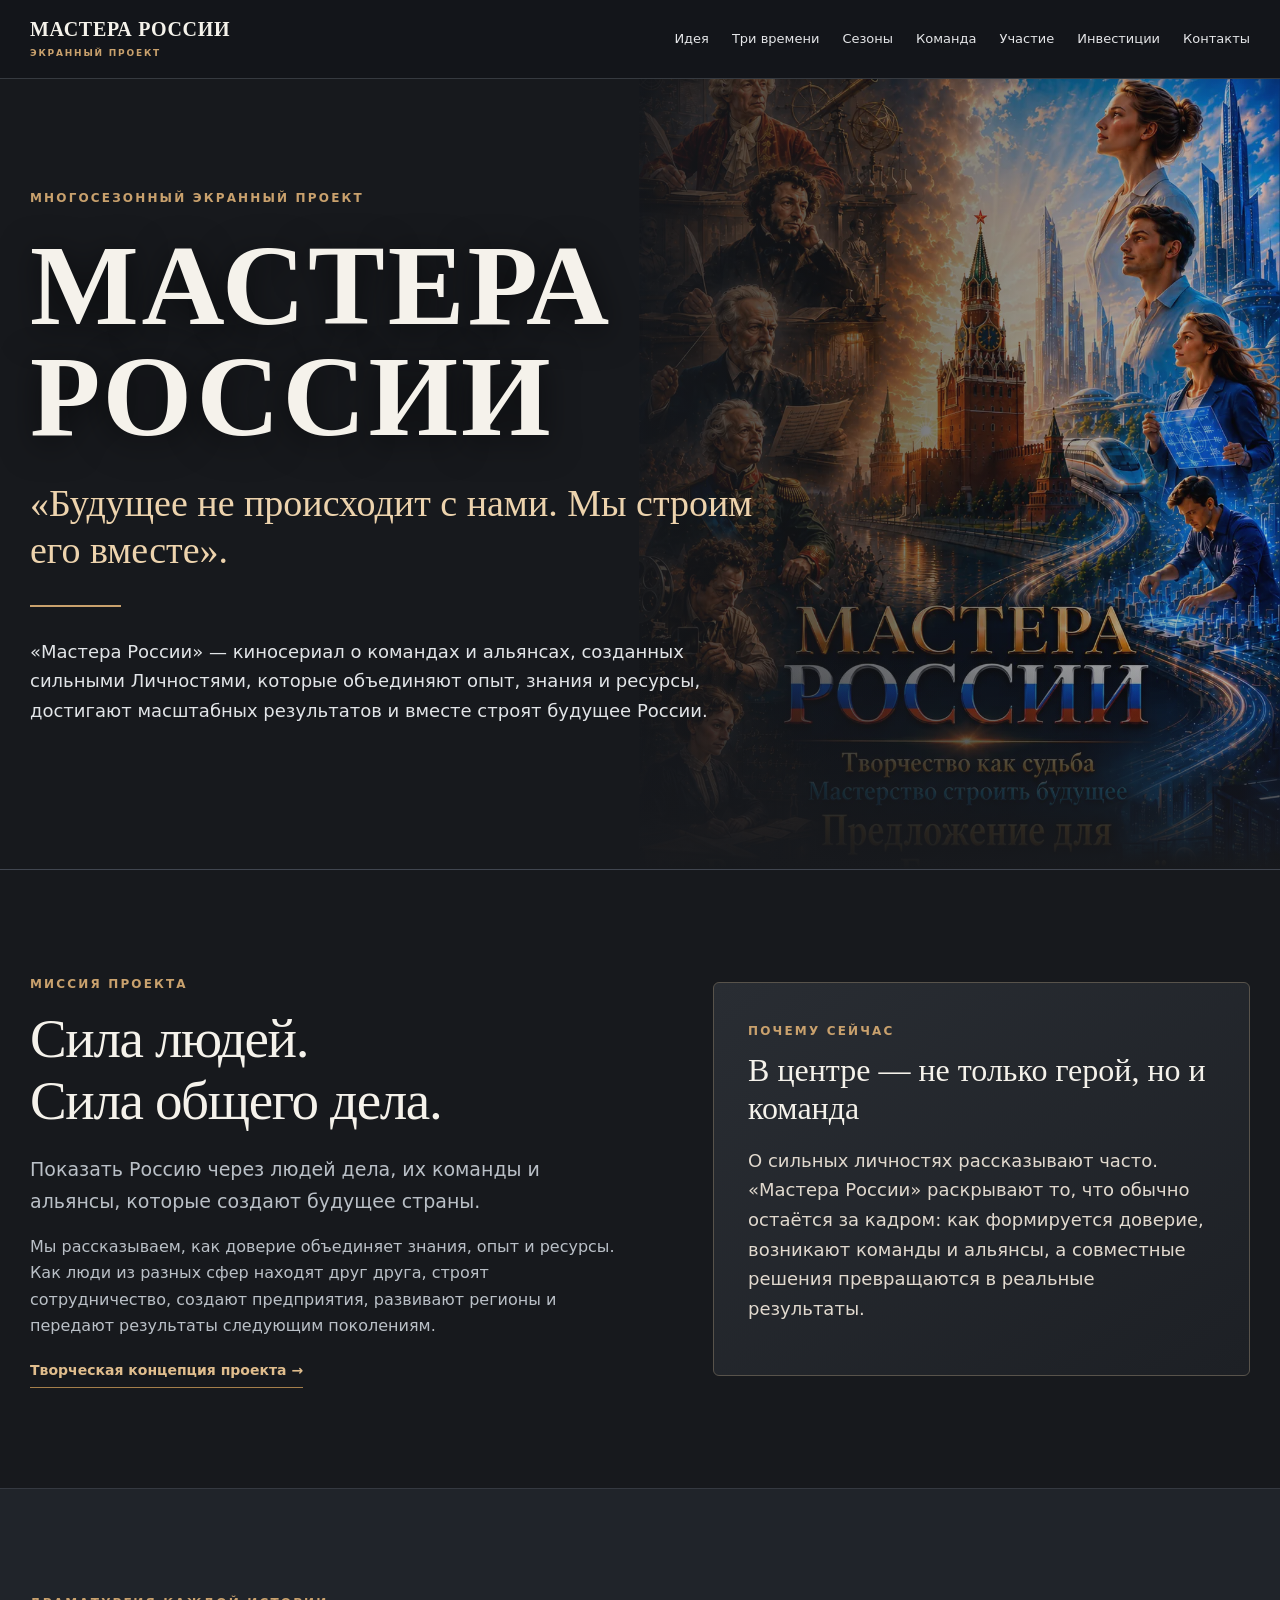
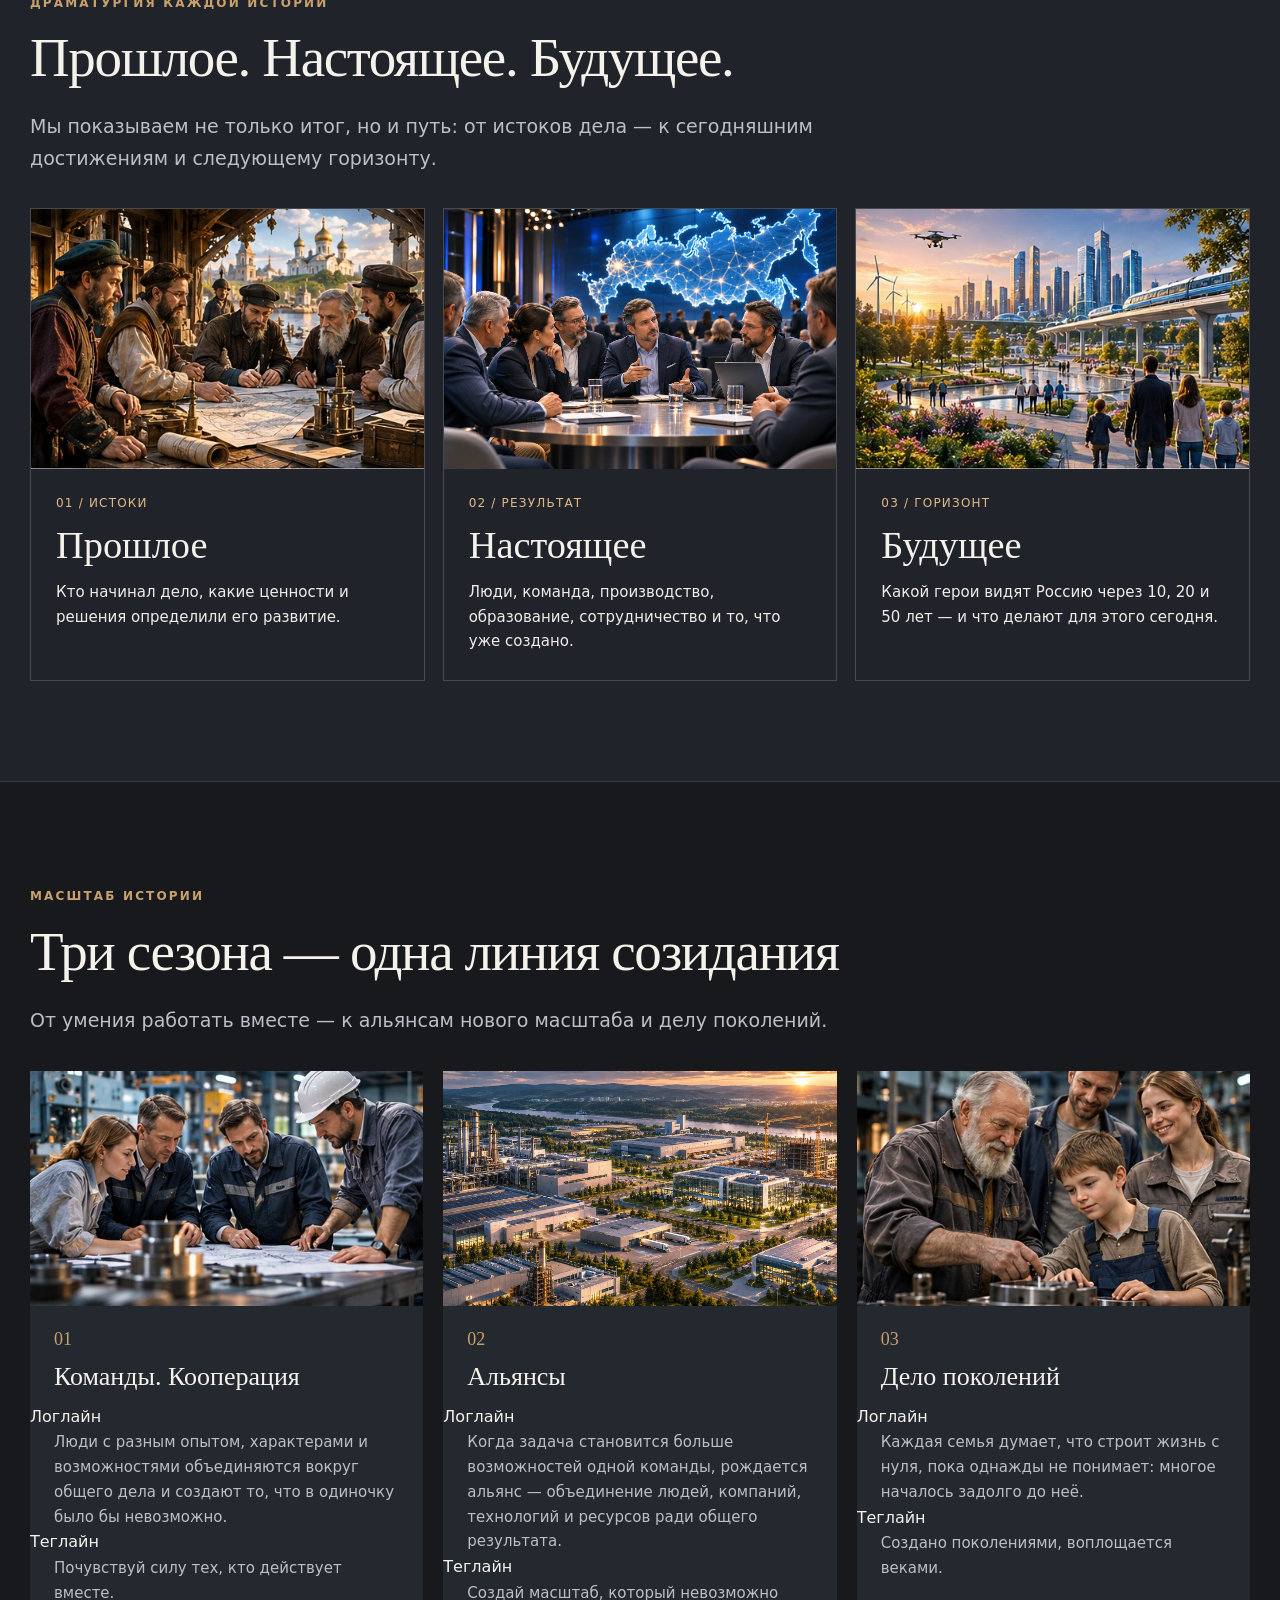
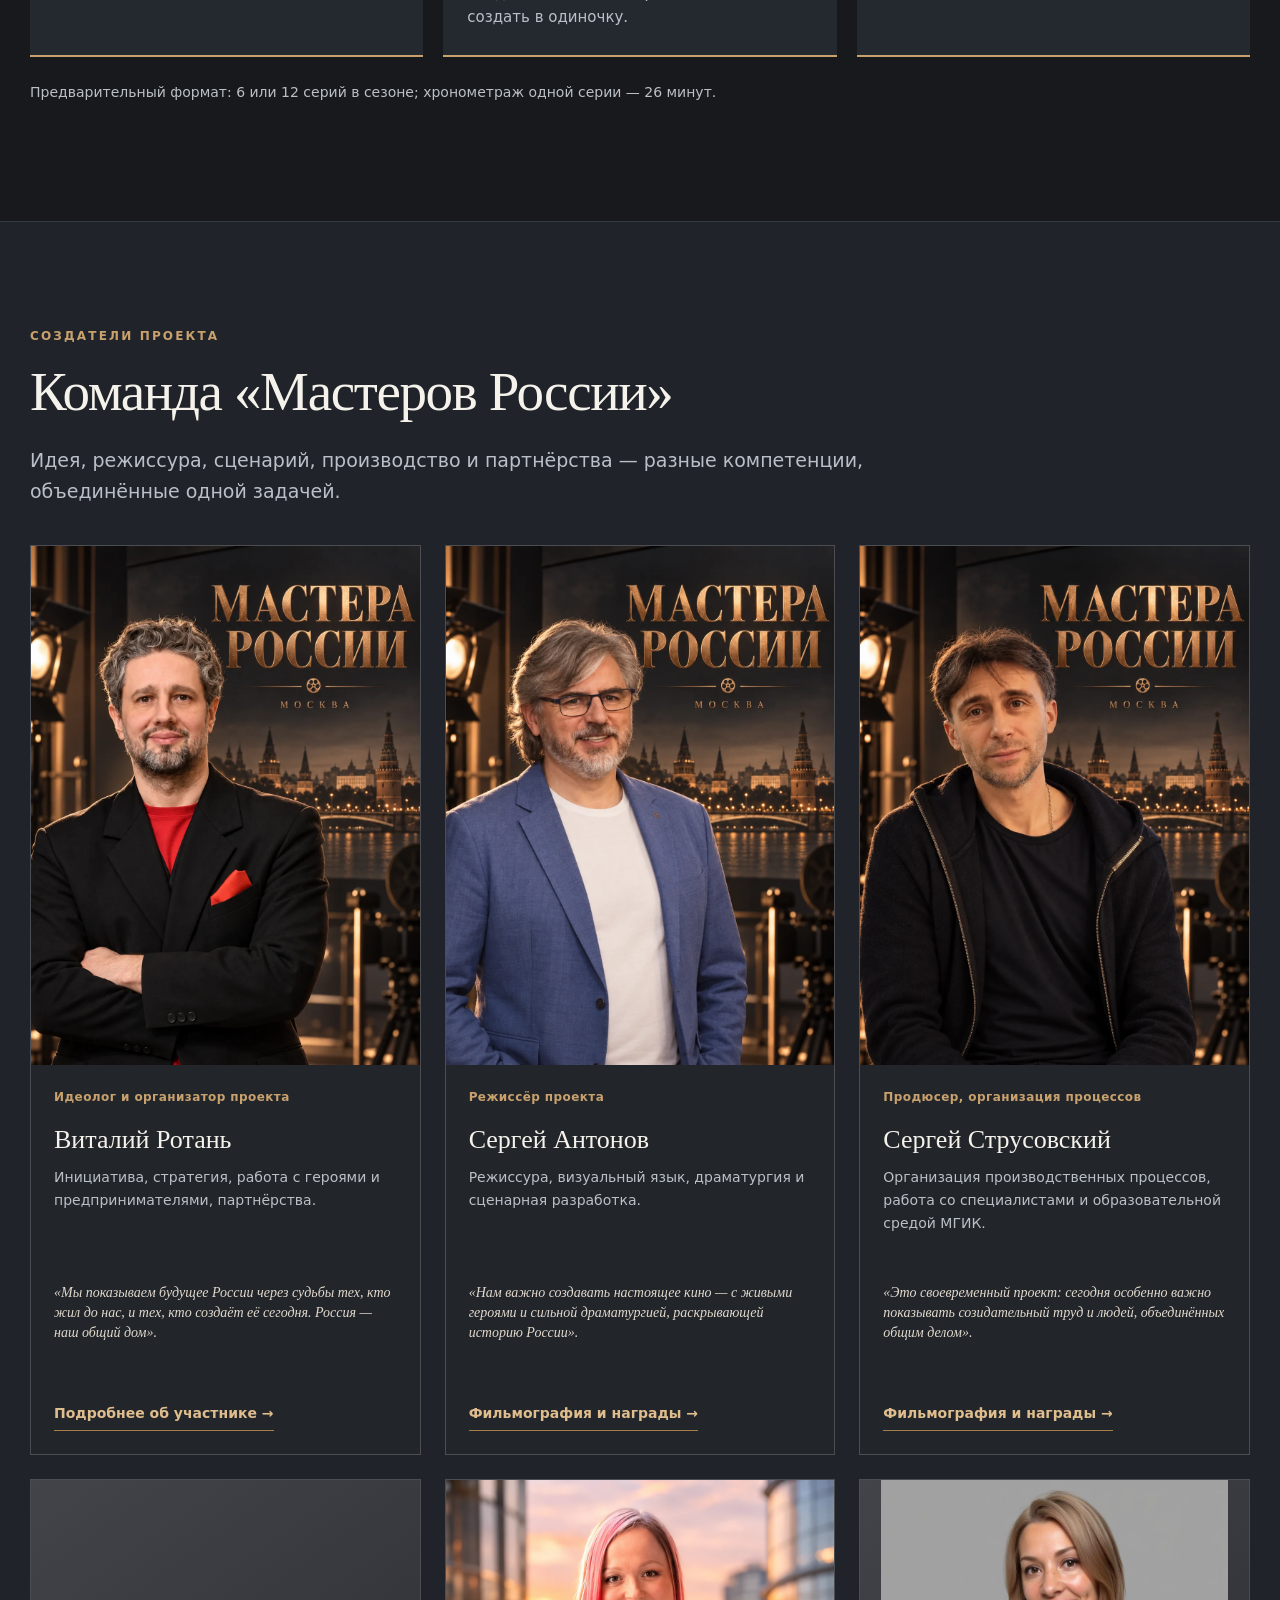
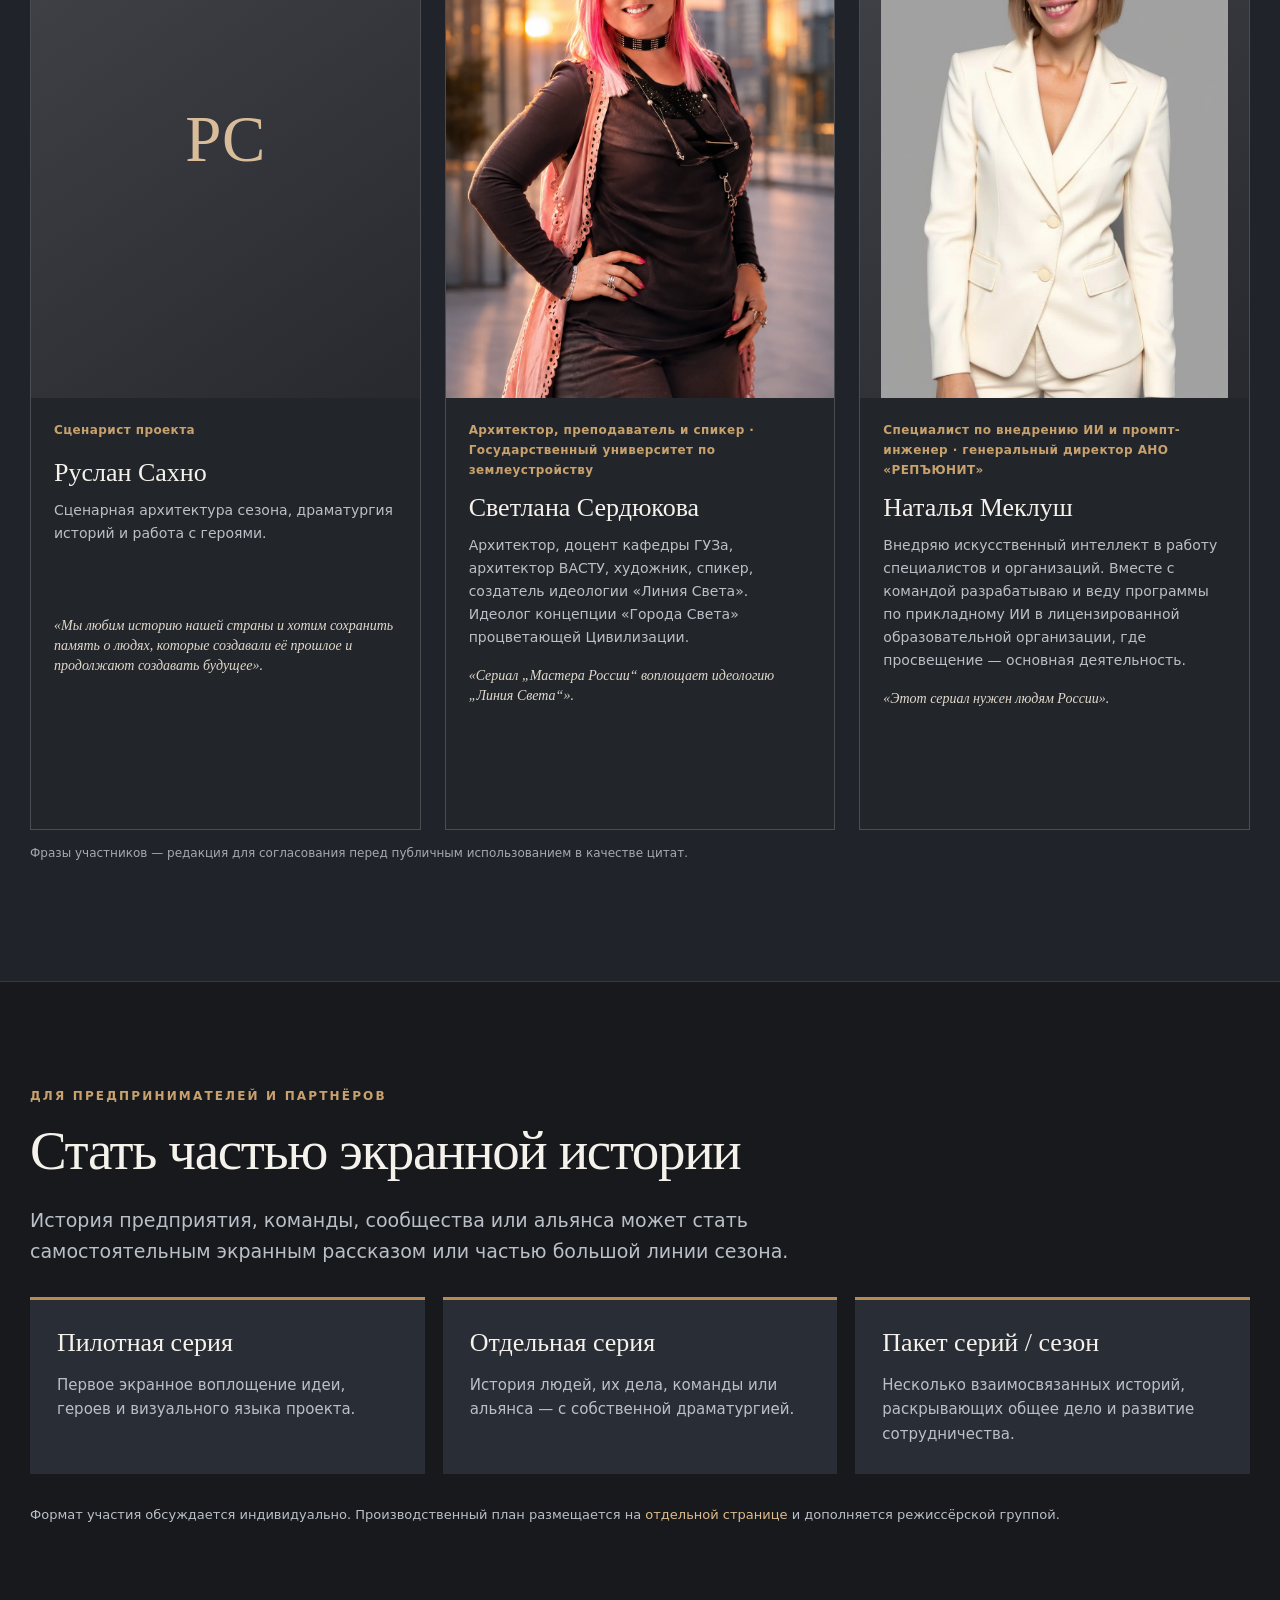
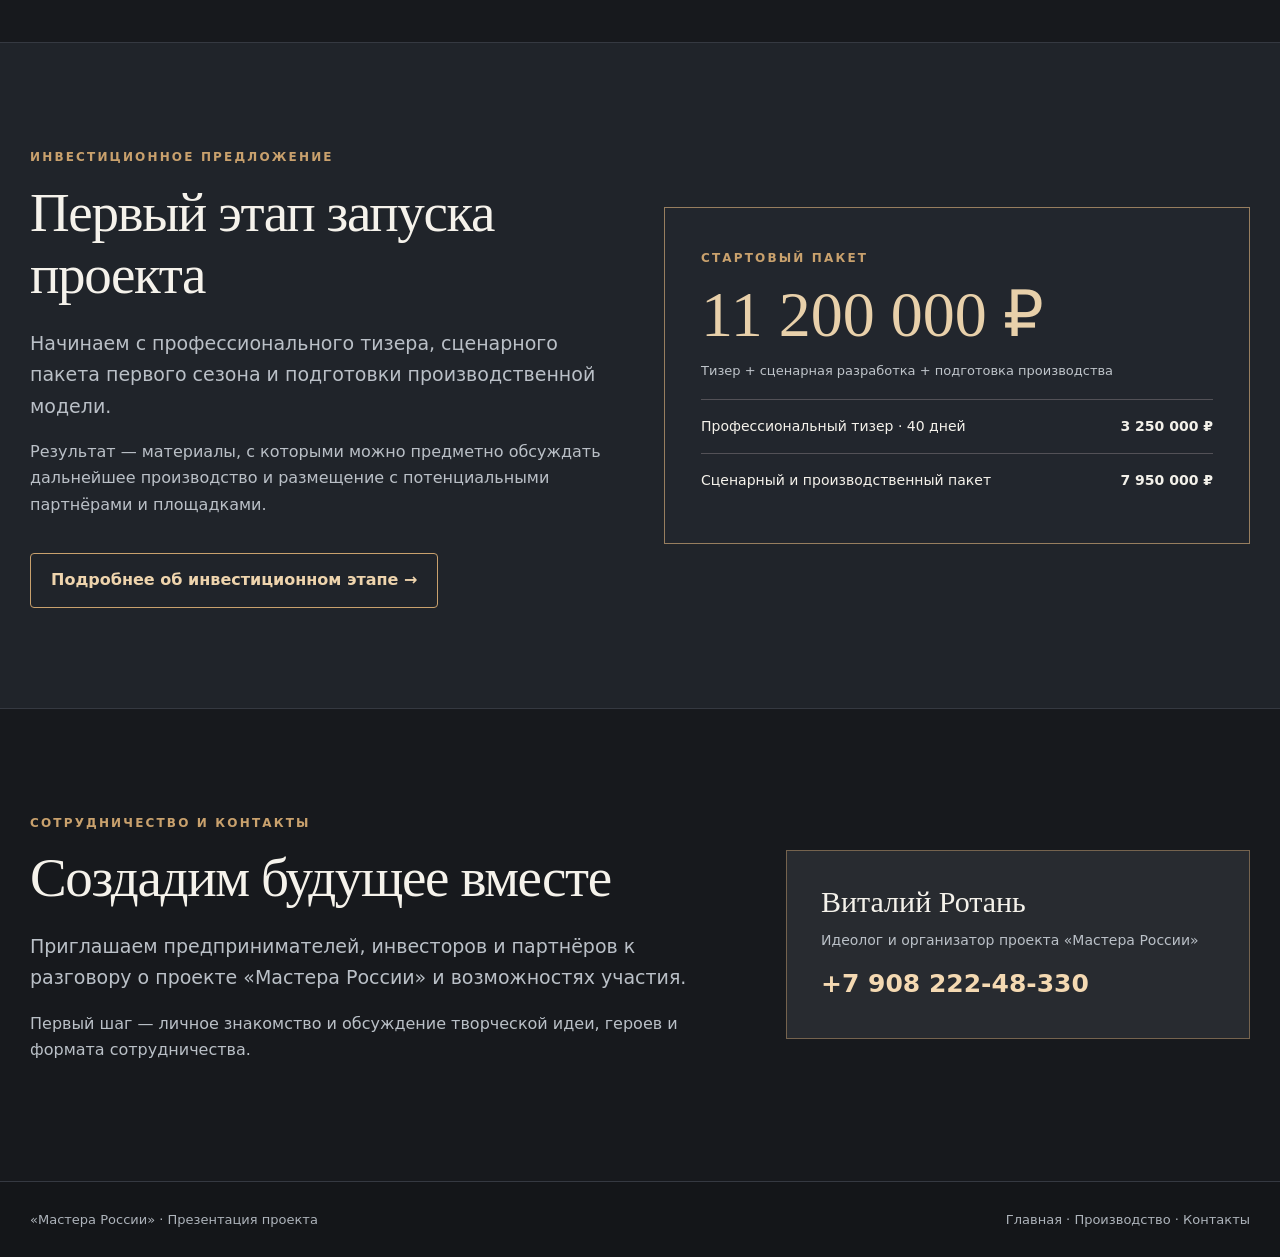
<file: index.html>
<!DOCTYPE html>

<html lang="ru">
<head>
<meta charset="utf-8"/>
<meta content="width=device-width,initial-scale=1" name="viewport"/>
<meta content="#17191d" name="theme-color"/>
<meta content="Мастера России — многосезонный экранный проект о командах, альянсах, созидании и будущем России." name="description"/>
<title>Мастера России — Будущее мы строим вместе</title>
<style>
:root{--bg:#17191d;--bg2:#20242b;--panel:#262b32;--ink:#f5f2eb;--muted:#bac0c7;--bronze:#c9a16d;--line:#414650;--max:1220px}
*{box-sizing:border-box}html{scroll-behavior:smooth}body{margin:0;background:var(--bg);color:var(--ink);font:16px/1.65 system-ui,-apple-system,'Segoe UI',Arial,sans-serif}a{color:inherit;text-decoration:none}img{display:block;max-width:100%;height:auto}button{font:inherit}.shell{width:min(var(--max),calc(100% - 48px));margin:auto}.eyebrow{color:var(--bronze);font:700 12px/1.5 system-ui;letter-spacing:.18em;text-transform:uppercase}.header{position:sticky;top:0;z-index:30;background:rgba(20,22,26,.97);border-bottom:1px solid #363a40}.bar{min-height:78px;display:flex;align-items:center;justify-content:space-between;gap:25px}.brand{font:700 20px/1.15 Georgia,serif;letter-spacing:.035em}.brand small{display:block;font:600 9px/1.4 system-ui;letter-spacing:.2em;color:var(--bronze);margin-top:6px}.nav{display:flex;align-items:center;gap:23px;flex-wrap:wrap}.nav a{font-size:13px;color:#e5e6e9}.nav a:hover,.inline-link:hover{color:var(--bronze)}.menu{display:none;border:1px solid var(--line);background:var(--panel);color:white;border-radius:5px;padding:8px 12px}.hero{position:relative;isolation:isolate;overflow:hidden;min-height:610px;display:flex;align-items:center;border-bottom:1px solid var(--line)}.hero:before{content:"";position:absolute;inset:0;z-index:-2;background:linear-gradient(90deg,#17191dfa 1%,#17191de5 46%,#17191d36 100%),url('assets/cover.webp') right 38%/auto 115% no-repeat}.hero:after{content:"";position:absolute;inset:0;z-index:-1;background:linear-gradient(0deg,#17191d 0%,transparent 27%)}.hero-inner{padding:105px 0 125px}.hero h1{font:600 clamp(58px,9vw,130px)/.96 Georgia,'Times New Roman',serif;letter-spacing:.025em;margin:20px 0 28px;max-width:920px;text-shadow:0 6px 35px #0009}.motto{font:400 clamp(23px,3.1vw,38px)/1.25 Georgia,serif;max-width:780px;color:#edd3ad}.hero p{max-width:680px;color:#e2e5e8;font-size:18px;margin-top:23px}.hero-mark{display:block;width:91px;height:2px;background:var(--bronze);margin:30px 0}.section{padding:100px 0;border-bottom:1px solid #353941}.section.mist{background:#20242a}.section h2{font:500 clamp(37px,4.3vw,62px)/1.13 Georgia,serif;margin:12px 0 22px;letter-spacing:-.025em}.section p{color:var(--muted);margin:0 0 17px}.lead{font-size:19px;max-width:840px}.mission{display:grid;grid-template-columns:1.05fr .95fr;gap:7vw;align-items:center}.mission-card{padding:34px;border:1px solid #58534b;background:linear-gradient(145deg,#292d33,#1d2025);border-radius:6px}.mission-card h3{font:500 32px/1.2 Georgia,serif;margin:8px 0 18px}.mission-card p{font-size:18px;color:#e1d9ce}.three-times{display:grid;grid-template-columns:repeat(3,minmax(0,1fr));gap:18px;margin-top:34px}.time{border:1px solid #48494b;background:#23272d;min-height:360px;display:flex;flex-direction:column;justify-content:flex-end;padding:30px;position:relative;overflow:hidden}.time:before{content:"";position:absolute;inset:0;z-index:0;opacity:.65}.time.past:before{background:linear-gradient(0deg,#15191d 3%,#15191db8 45%,#716148 100%)}.time.now:before{background:linear-gradient(0deg,#15191d 3%,#15191dac 55%,#475461 100%)}.time.next:before{background:linear-gradient(0deg,#15191d 3%,#15191db8 50%,#365773 100%)}.time>*{position:relative;z-index:1}.time .time-num{font-size:12px;color:#e1b987;letter-spacing:.1em}.time h3{font:500 clamp(28px,3vw,40px)/1.15 Georgia,serif;margin:9px 0 13px}.time p{color:#f0ede8;margin:0;font-size:15px}.time .symbol{font:400 87px/1 Georgia,serif;color:#ffffff2c;position:absolute;right:19px;top:15px}.seasons{display:grid;grid-template-columns:repeat(3,minmax(0,1fr));gap:20px;margin:35px 0 0}.season{padding:30px;border-left:2px solid var(--bronze);background:#17191d}.season .number{font:32px Georgia,serif;color:var(--bronze)}.season h3{font:500 26px/1.15 Georgia,serif;margin:16px 0}.season p{font-size:15px}.format{font-size:14px!important;margin-top:24px!important}.teamgrid{display:grid;grid-template-columns:repeat(3,minmax(0,1fr));gap:24px;margin-top:38px}.member{border:1px solid #4b4d50;background:#22262b;min-width:0}.portrait{aspect-ratio:3/4;overflow:hidden;background:linear-gradient(145deg,#42444a,#27292f)}.portrait img{width:100%;height:100%;object-fit:contain;object-position:center center}.portrait.placeholder{display:flex;align-items:center;justify-content:center;font:500 65px Georgia,serif;color:#d9bd9a}.member-info{padding:23px}.member-info .role{display:block;color:var(--bronze);font-size:12px;font-weight:700;letter-spacing:.035em;min-height:25px}.member-info h3{font:500 26px/1.2 Georgia,serif;margin:11px 0}.member-info p{font-size:14px;min-height:100px}.quote{font:italic 17px/1.43 Georgia,serif;color:#e2d9cd!important;min-height:95px}.inline-link{display:inline-block;font-weight:700;color:#e0bd8d;border-bottom:1px solid #a57f4b;padding-bottom:5px;font-size:14px}.participation{display:grid;grid-template-columns:repeat(3,minmax(0,1fr));gap:18px;margin:30px 0}.option{background:#292e36;padding:27px;border-top:3px solid #b78a52}.option h3{font:500 26px/1.2 Georgia,serif;margin:0 0 14px}.option p{font-size:15px;margin:0}.invest{display:grid;grid-template-columns:1fr 1fr;gap:48px;align-items:center}.invest-number{border:1px solid #977e5f;padding:36px;background:#22262d}.invest-number strong{display:block;font:500 clamp(41px,5vw,67px)/1.1 Georgia,serif;color:#e8d0aa;margin:10px 0}.invest-number .small{font-size:13px;color:#bfc4ca}.invest-breakdown{display:flex;justify-content:space-between;gap:10px;border-top:1px solid #535157;padding:15px 0;font-size:14px}.invest-breakdown b{white-space:nowrap;color:#f3f1ea}.btn{display:inline-flex;align-items:center;gap:10px;padding:13px 20px;border:1px solid var(--bronze);color:#eed4ad;font-weight:700;border-radius:4px;margin-top:18px;transition:background .2s}.btn:hover{background:#c9a16d;color:#16191d}.contact{display:grid;grid-template-columns:1.2fr .8fr;gap:60px;align-items:center}.contact-card{padding:34px;border:1px solid #75634e;background:#282b30}.contact-card h3{font:500 30px Georgia,serif;margin:0}.contact-card p{font-size:14px;margin:10px 0}.phone{font-size:25px;font-weight:650;color:#f4d9b2;overflow-wrap:anywhere}.footer{padding:27px 0;background:#141619;color:#aeb4bb;font-size:13px}.footer .shell{display:flex;justify-content:space-between;gap:15px;flex-wrap:wrap}.minor{font-size:13px!important}.inline-accent{color:#dfbd8e}.quote-note{font-size:12px!important;color:#a4aab1!important;margin-top:14px!important}
@media(max-width:1000px){.nav{gap:12px}.nav a{font-size:12px}.teamgrid{gap:13px}.member-info{padding:17px}.member-info h3{font-size:23px}.member-info p,.quote{min-height:0}}
@media(max-width:760px){.shell{width:min(var(--max),calc(100% - 32px))}.bar{min-height:68px;flex-wrap:wrap}.menu{display:block}.nav{display:none;width:100%;padding:0 0 16px;flex-direction:column;align-items:stretch;gap:0}.nav.open{display:flex}.nav a{padding:9px 0;font-size:15px;border-top:1px solid #343a43}.hero{min-height:580px}.hero:before{background:linear-gradient(90deg,#17191df5,#17191dbc),url('assets/cover.webp') 60% center/auto 100% no-repeat}.hero-inner{padding:80px 0 98px}.section{padding:70px 0}.mission,.invest,.contact{grid-template-columns:1fr;gap:26px}.three-times,.seasons,.participation{grid-template-columns:1fr}.time{min-height:260px}.teamgrid{grid-template-columns:repeat(2,minmax(0,1fr))}.invest-number{padding:25px}.quote{font-size:16px}}
@media(max-width:510px){.teamgrid{grid-template-columns:1fr}.portrait{max-height:450px}.hero h1{font-size:clamp(52px,13vw,72px)}.motto{font-size:25px}.hero p{font-size:16px}.contact-card{padding:25px}.invest-breakdown{flex-wrap:wrap}}
@media(prefers-reduced-motion:reduce){html{scroll-behavior:auto}}


/* V7: cinematic visual cards; no pasted presentation sheets */
.three-times{align-items:stretch}
.time{padding:0;min-height:0;display:flex;flex-direction:column;justify-content:flex-start;background:#20242a}
.time:before{display:none!important}
.time .symbol{display:none}
.time .time-photo{width:100%;height:260px;object-fit:cover;object-position:center;flex:none}
.time .time-num{padding:25px 25px 0;display:block}
.time h3{margin:9px 25px 13px}
.time p{padding:0 25px 26px;margin:0}
.season{padding:0 0 25px;border-left:0;border-bottom:2px solid var(--bronze);overflow:hidden;background:#24282f}
.season-photo{width:100%;height:235px;object-fit:cover;object-position:center}
.season .number{display:block;font-size:18px;padding:23px 24px 0}
.season h3{margin:12px 24px}
.season p{margin:0 24px}
@media(max-width:760px){.time .time-photo{height:auto;max-height:340px;object-fit:cover}.season-photo{height:auto;max-height:300px;object-fit:cover}}
</style>
</head>
<body>
<header class="header"><div class="shell bar"><a class="brand" href="index.html">МАСТЕРА РОССИИ<small>ЭКРАННЫЙ ПРОЕКТ</small></a><button aria-controls="main-nav" aria-expanded="false" class="menu" type="button">☰ Меню</button><nav aria-label="Навигация" class="nav" id="main-nav"><a href="#idea">Идея</a><a href="#three-times">Три времени</a><a href="#seasons">Сезоны</a><a href="#team">Команда</a><a href="#participation">Участие</a><a href="#investment">Инвестиции</a><a href="#contacts">Контакты</a></nav></div></header>
<main>
<section class="hero"><div class="shell hero-inner"><span class="eyebrow">Многосезонный экранный проект</span><h1>МАСТЕРА<br/>РОССИИ</h1><div class="motto">«Будущее не происходит с нами. Мы строим его вместе».</div><span aria-hidden="true" class="hero-mark"></span><p>«Мастера России» — киносериал о командах и альянсах, созданных сильными Личностями, которые объединяют опыт, знания и ресурсы, достигают масштабных результатов и вместе строят будущее России.</p></div></section>
<section class="section" id="idea"><div class="shell mission"><div><span class="eyebrow">Миссия проекта</span><h2>Сила людей.<br/>Сила общего дела.</h2><p class="lead">Показать Россию через людей дела, их команды и альянсы, которые создают будущее страны.</p><p>Мы рассказываем, как доверие объединяет знания, опыт и ресурсы. Как люди из разных сфер находят друг друга, строят сотрудничество, создают предприятия, развивают регионы и передают результаты следующим поколениям.</p><a class="inline-link" href="concept.html">Творческая концепция проекта →</a></div><div class="mission-card"><span class="eyebrow">Почему сейчас</span><h3>В центре — не только герой, но и команда</h3><p>О сильных личностях рассказывают часто. «Мастера России» раскрывают то, что обычно остаётся за кадром: как формируется доверие, возникают команды и альянсы, а совместные решения превращаются в реальные результаты.</p></div></div></section>
<section class="section mist" id="three-times"><div class="shell"><span class="eyebrow">Драматургия каждой истории</span><h2>Прошлое. Настоящее. Будущее.</h2><p class="lead">Мы показываем не только итог, но и путь: от истоков дела — к сегодняшним достижениям и следующему горизонту.</p><div class="three-times"><article class="time past"><img alt="Исторические купеческие объединения и ремесленники" class="time-photo" loading="lazy" src="assets/02-past.webp"/><span class="symbol">I</span><span class="time-num">01 / ИСТОКИ</span><h3>Прошлое</h3><p>Кто начинал дело, какие ценности и решения определили его развитие.</p></article><article class="time now"><img alt="Предприниматели обсуждают сотрудничество за круглым столом на фоне карты России" class="time-photo" loading="lazy" src="assets/07-present.webp"/><span class="symbol">II</span><span class="time-num">02 / РЕЗУЛЬТАТ</span><h3>Настоящее</h3><p>Люди, команда, производство, образование, сотрудничество и то, что уже создано.</p></article><article class="time next"><img alt="Современный город и инфраструктура будущего" class="time-photo" loading="lazy" src="assets/03-future.webp"/><span class="symbol">III</span><span class="time-num">03 / ГОРИЗОНТ</span><h3>Будущее</h3><p>Какой герои видят Россию через 10, 20 и 50 лет — и что делают для этого сегодня.</p></article></div></div></section>
<section class="section" id="seasons"><div class="shell"><span class="eyebrow">Масштаб истории</span><h2>Три сезона — одна линия созидания</h2><p class="lead">От умения работать вместе — к альянсам нового масштаба и делу поколений.</p><div class="seasons"><article class="season"><img alt="Команда специалистов разрабатывает совместное техническое решение" class="season-photo" loading="lazy" src="assets/04-season-one.webp"/><span class="number">01</span><h3>Команды. Кооперация</h3><span class="season-label">Логлайн</span><p>Люди с разным опытом, характерами и возможностями объединяются вокруг общего дела и создают то, что в одиночку было бы невозможно.</p><span class="season-label">Теглайн</span><p class="season-tagline">Почувствуй силу тех, кто действует вместе.</p></article><article class="season"><img alt="Производственные предприятия и инфраструктура региона" class="season-photo" loading="lazy" src="assets/05-season-two.webp"/><span class="number">02</span><h3>Альянсы</h3><span class="season-label">Логлайн</span><p>Когда задача становится больше возможностей одной команды, рождается альянс — объединение людей, компаний, технологий и ресурсов ради общего результата.</p><span class="season-label">Теглайн</span><p class="season-tagline">Создай масштаб, который невозможно создать в одиночку.</p></article><article class="season"><img alt="Преемственность поколений на производстве" class="season-photo" loading="lazy" src="assets/06-season-three.webp"/><span class="number">03</span><h3>Дело поколений</h3><span class="season-label">Логлайн</span><p>Каждая семья думает, что строит жизнь с нуля, пока однажды не понимает: многое началось задолго до неё.</p><span class="season-label">Теглайн</span><p class="season-tagline">Создано поколениями, воплощается веками.</p></article></div><p class="format">Предварительный формат: 6 или 12 серий в сезоне; хронометраж одной серии — 26 минут.</p></div></section>
<section class="section mist" id="team"><div class="shell"><span class="eyebrow">Создатели проекта</span><h2>Команда «Мастеров России»</h2><p class="lead">Идея, режиссура, сценарий, производство и партнёрства — разные компетенции, объединённые одной задачей.</p><div class="teamgrid">
<article class="member"><div class="portrait"><img alt="Виталий Ротань" loading="lazy" src="assets/rotan.webp"/></div><div class="member-info"><span class="role">Идеолог и организатор проекта</span><h3>Виталий Ротань</h3><p>Инициатива, стратегия, работа с героями и предпринимателями, партнёрства.</p><p class="quote">«Мы показываем будущее России через судьбы тех, кто жил до нас, и тех, кто создаёт её сегодня. Россия — наш общий дом».</p><a class="inline-link" href="rotan.html">Подробнее об участнике →</a></div></article>
<article class="member"><div class="portrait"><img alt="Сергей Антонов" loading="lazy" src="assets/antonov.webp"/></div><div class="member-info"><span class="role">Режиссёр проекта</span><h3>Сергей Антонов</h3><p>Режиссура, визуальный язык, драматургия и сценарная разработка.</p><p class="quote">«Нам важно создавать настоящее кино — с живыми героями и сильной драматургией, раскрывающей историю России».</p><a class="inline-link" href="antonov.html">Фильмография и награды →</a></div></article>
<article class="member"><div class="portrait"><img alt="Сергей Струсовский" loading="lazy" src="assets/strusovsky.webp"/></div><div class="member-info"><span class="role">Продюсер, организация процессов</span><h3>Сергей Струсовский</h3><p>Организация производственных процессов, работа со специалистами и образовательной средой МГИК.</p><p class="quote">«Это своевременный проект: сегодня особенно важно показывать созидательный труд и людей, объединённых общим делом».</p><a class="inline-link" href="strusovsky.html">Фильмография и награды →</a></div></article>
<article class="member"><div aria-label="Портрет будет добавлен" class="portrait placeholder">РС</div><div class="member-info"><span class="role">Сценарист проекта</span><h3>Руслан Сахно</h3><p>Сценарная архитектура сезона, драматургия историй и работа с героями.</p><p class="quote">«Мы любим историю нашей страны и хотим сохранить память о людях, которые создавали её прошлое и продолжают создавать будущее».</p></div></article>
<article class="member"><div class="portrait"><img alt="Светлана Сердюкова" loading="lazy" src="assets/svetlana-serdyukova.webp"/></div><div class="member-info"><span class="role">Архитектор, преподаватель и спикер · Государственный университет по землеустройству</span><h3>Светлана Сердюкова</h3><p>Архитектор, доцент кафедры ГУЗа, архитектор ВАСТУ, художник, спикер, создатель идеологии «Линия Света». Идеолог концепции «Города Света» процветающей Цивилизации.</p><p class="quote">«Сериал „Мастера России“ воплощает идеологию „Линия Света“».</p></div></article>
<article class="member"><div class="portrait"><img alt="Наталья Меклуш" loading="lazy" src="assets/natalia-meklush.webp"/></div><div class="member-info"><span class="role">Специалист по внедрению ИИ и промпт-инженер · генеральный директор АНО «РЕПЪЮНИТ»</span><h3>Наталья Меклуш</h3><p>Внедряю искусственный интеллект в работу специалистов и организаций. Вместе с командой разрабатываю и веду программы по прикладному ИИ в лицензированной образовательной организации, где просвещение — основная деятельность.</p><p class="quote">«Этот сериал нужен людям России».</p></div></article>
</div><p class="quote-note">Фразы участников — редакция для согласования перед публичным использованием в качестве цитат.</p></div></section>
<section class="section" id="participation"><div class="shell"><span class="eyebrow">Для предпринимателей и партнёров</span><h2>Стать частью экранной истории</h2><p class="lead">История предприятия, команды, сообщества или альянса может стать самостоятельным экранным рассказом или частью большой линии сезона.</p><div class="participation"><article class="option"><h3>Пилотная серия</h3><p>Первое экранное воплощение идеи, героев и визуального языка проекта.</p></article><article class="option"><h3>Отдельная серия</h3><p>История людей, их дела, команды или альянса — с собственной драматургией.</p></article><article class="option"><h3>Пакет серий / сезон</h3><p>Несколько взаимосвязанных историй, раскрывающих общее дело и развитие сотрудничества.</p></article></div><p class="minor">Формат участия обсуждается индивидуально. Производственный план размещается на <a class="inline-accent" href="production.html">отдельной странице</a> и дополняется режиссёрской группой.</p></div></section>
<section class="section mist" id="investment"><div class="shell invest"><div><span class="eyebrow">Инвестиционное предложение</span><h2>Первый этап запуска проекта</h2><p class="lead">Начинаем с профессионального тизера, сценарного пакета первого сезона и подготовки производственной модели.</p><p>Результат — материалы, с которыми можно предметно обсуждать дальнейшее производство и размещение с потенциальными партнёрами и площадками.</p><a class="btn" href="investment.html">Подробнее об инвестиционном этапе →</a></div><div class="invest-number"><span class="eyebrow">Стартовый пакет</span><strong>11 200 000 ₽</strong><p class="small">Тизер + сценарная разработка + подготовка производства</p><div class="invest-breakdown"><span>Профессиональный тизер · 40 дней</span><b>3 250 000 ₽</b></div><div class="invest-breakdown"><span>Сценарный и производственный пакет</span><b>7 950 000 ₽</b></div></div></div></section>
<section class="section" id="contacts"><div class="shell contact"><div><span class="eyebrow">Сотрудничество и контакты</span><h2>Создадим будущее вместе</h2><p class="lead">Приглашаем предпринимателей, инвесторов и партнёров к разговору о проекте «Мастера России» и возможностях участия.</p><p>Первый шаг — личное знакомство и обсуждение творческой идеи, героев и формата сотрудничества.</p></div><div class="contact-card"><h3>Виталий Ротань</h3><p>Идеолог и организатор проекта «Мастера России»</p><a class="phone" href="tel:+790822248330">+7 908 222-48-330</a></div></div></section>
</main>
<footer class="footer"><div class="shell"><span>«Мастера России» · Презентация проекта</span><span><a href="index.html">Главная</a> · <a href="production.html">Производство</a> · <a href="#contacts">Контакты</a></span></div></footer>
<script>const menu=document.querySelector('.menu'),nav=document.querySelector('.nav');menu.addEventListener('click',()=>{const open=nav.classList.toggle('open');menu.setAttribute('aria-expanded',String(open))});nav.querySelectorAll('a').forEach(a=>a.addEventListener('click',()=>{nav.classList.remove('open');menu.setAttribute('aria-expanded','false')}));</script>
</body></html>
</file>
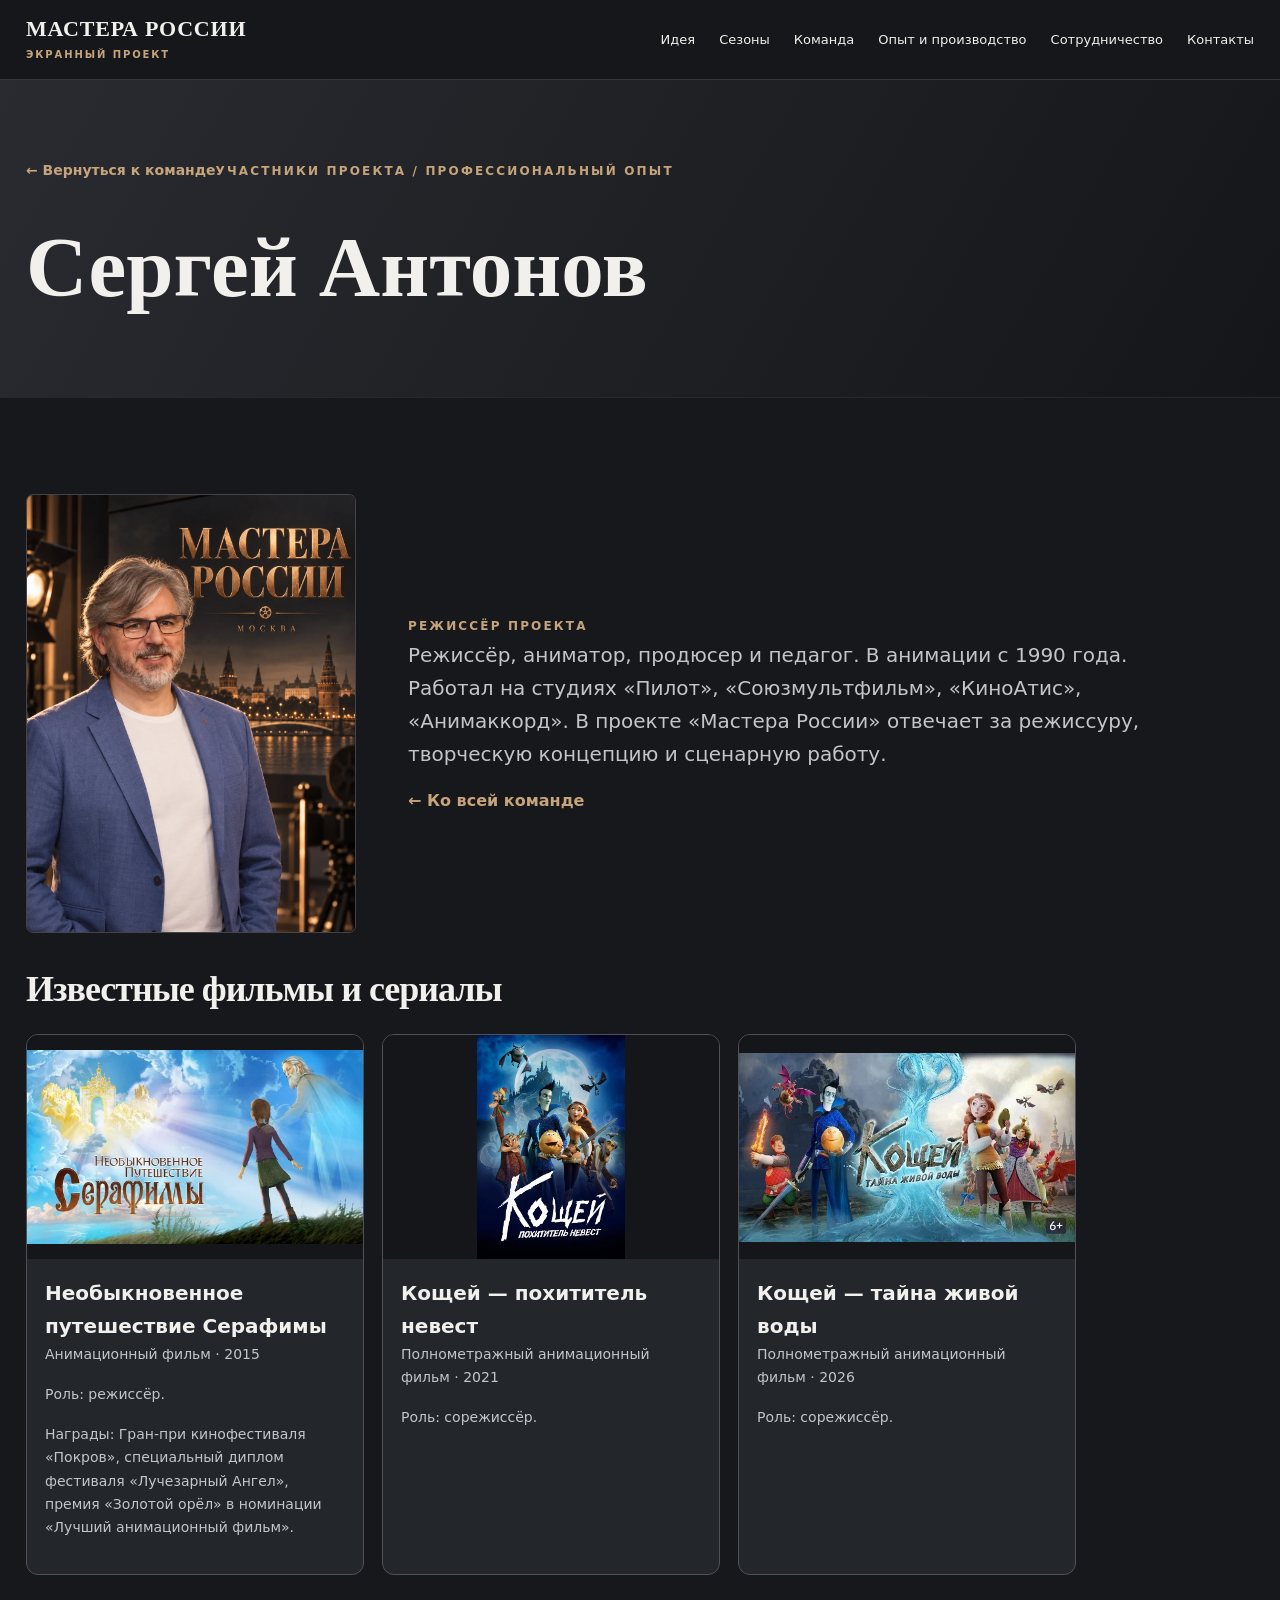
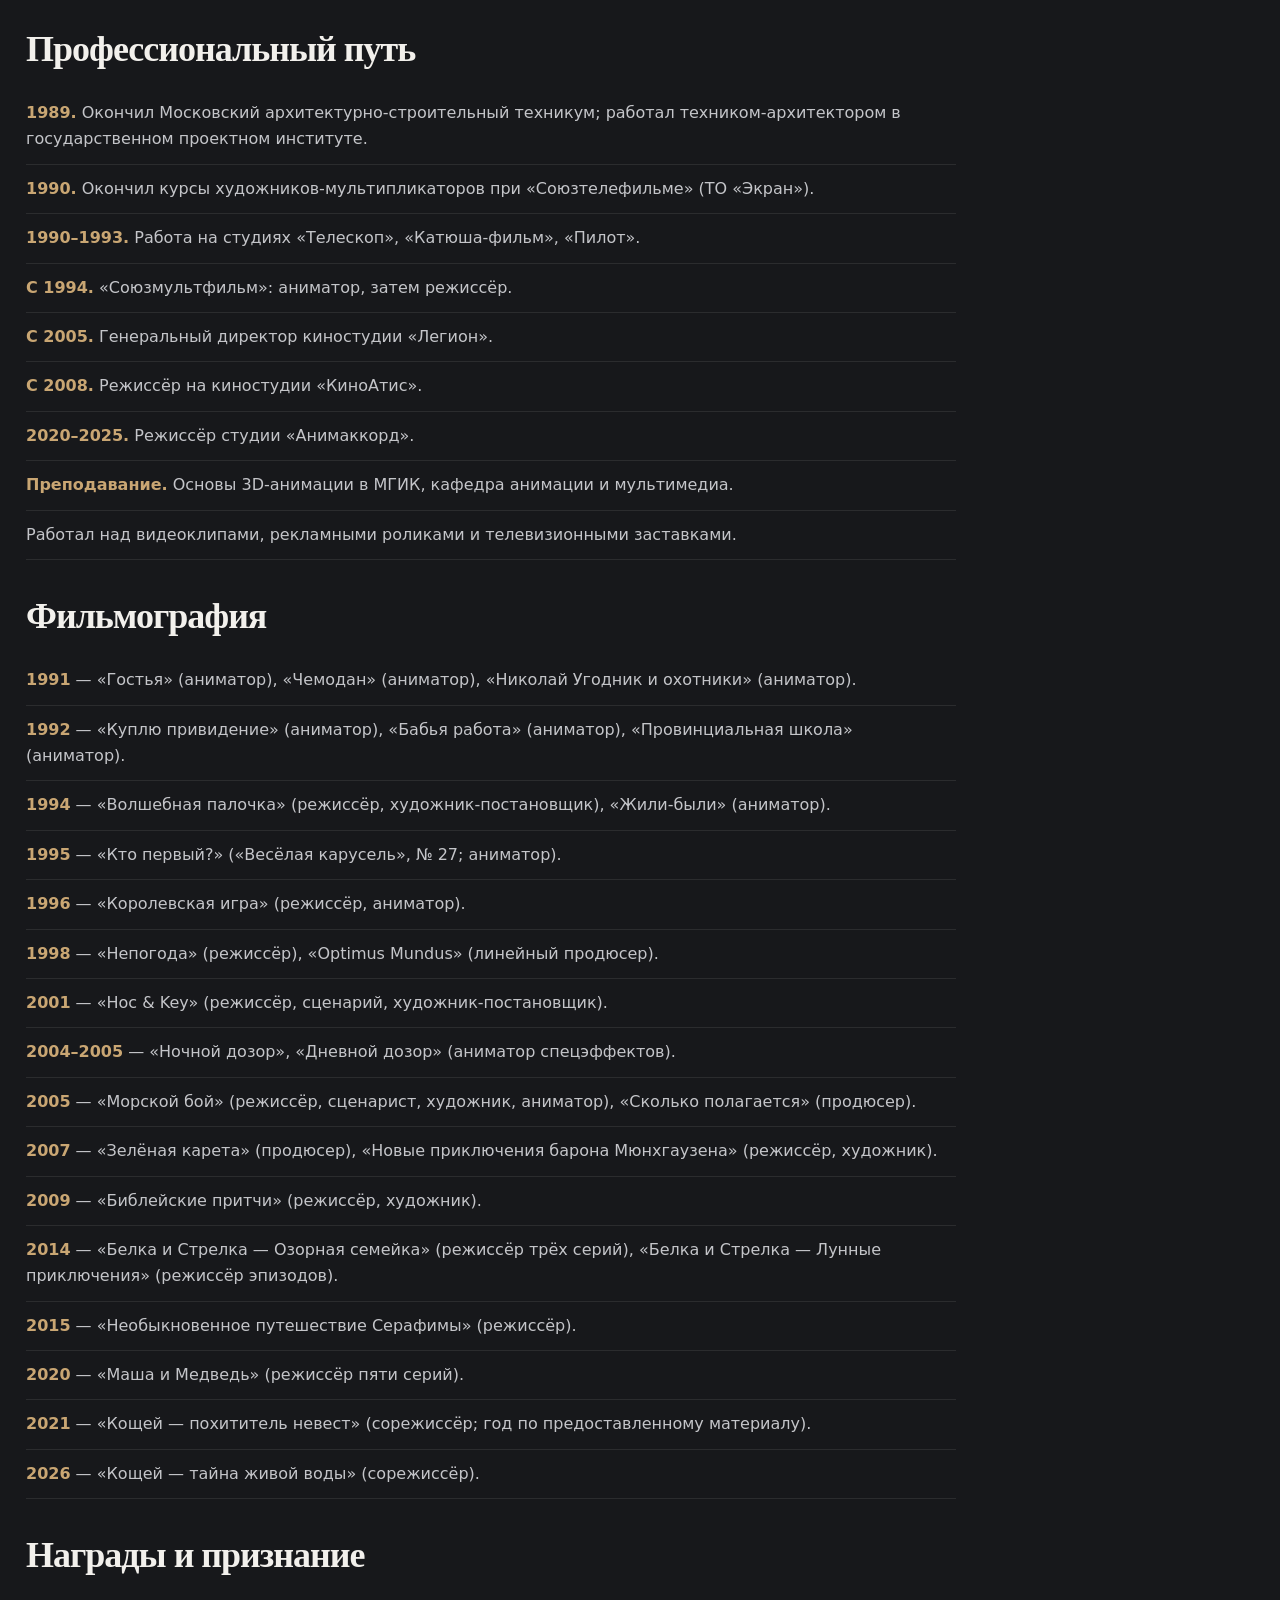
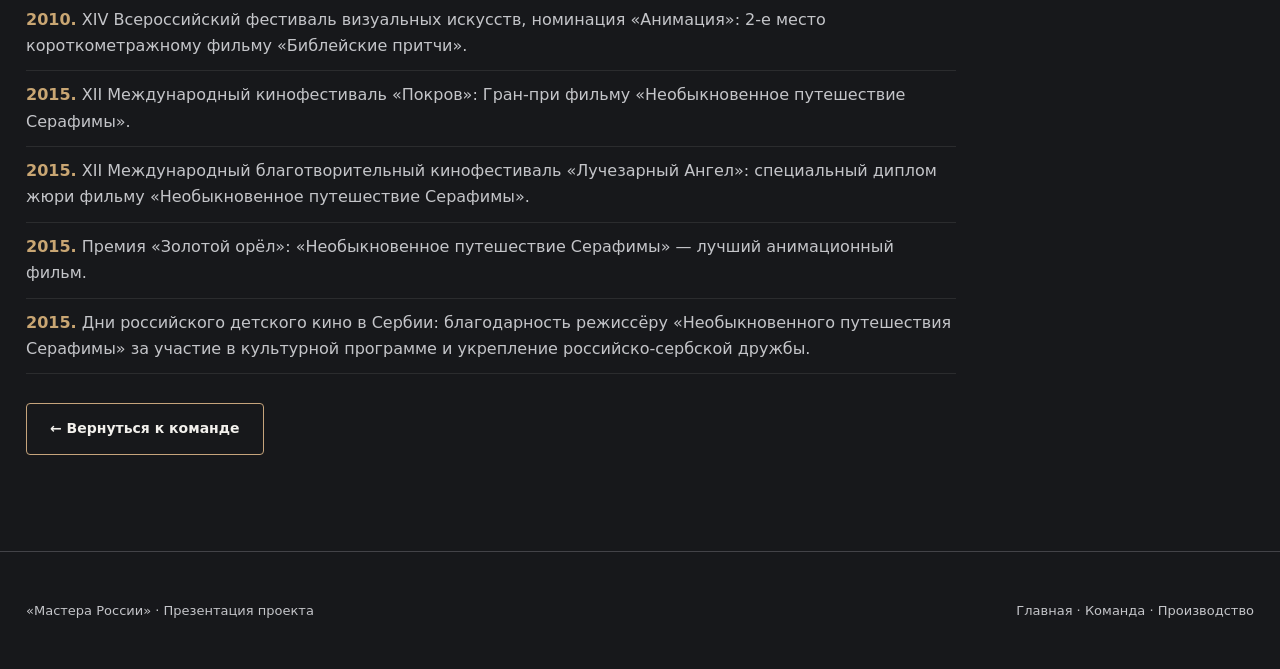
<file: antonov.html>
<!DOCTYPE html>

<html lang="ru"><head><meta charset="utf-8"/><meta content="width=device-width,initial-scale=1" name="viewport"/><meta content="#17181b" name="theme-color"/><meta content="Мастера России — многосезонный экранный проект о людях, командах и будущем России." name="description"/><title>Сергей Антонов | Мастера России</title><link href="style.css" rel="stylesheet"/><style>
.poster-expand{cursor:zoom-in;transition:filter .2s ease}
.poster-expand:hover{filter:brightness(1.12)}
.poster-expand:focus-visible{outline:3px solid #d2a66c;outline-offset:4px}
.poster-lightbox{position:fixed;inset:0;margin:auto;border:0;padding:38px 14px 14px;background:#18191d;color:white;max-width:min(96vw,1200px);max-height:96dvh;box-shadow:0 22px 90px #000b;border-radius:10px;overflow:auto}
.poster-lightbox::backdrop{background:rgba(0,0,0,.89)}
.poster-lightbox img{display:block;margin:auto;width:auto;height:auto;max-width:100%;max-height:calc(96dvh - 72px);object-fit:contain}
.poster-lightbox button{position:absolute;right:6px;top:3px;min-width:40px;min-height:38px;background:#292a2e;color:#fff;border:1px solid #777;border-radius:6px;font-size:26px;cursor:pointer}
body:has(.poster-lightbox[open]){overflow:hidden}
</style></head><body><header class="header"><div class="wrap header-inner"><a class="logo" href="index.html">МАСТЕРА РОССИИ<small>ЭКРАННЫЙ ПРОЕКТ</small></a><button aria-expanded="false" aria-label="Открыть меню" class="menu" type="button">☰ Меню</button><nav aria-label="Разделы сайта" class="navlinks"><a href="index.html#idea">Идея</a><a href="index.html#seasons">Сезоны</a><a href="index.html#team">Команда</a><a href="production.html">Опыт и производство</a><a href="index.html#collaboration">Сотрудничество</a><a href="index.html#contacts">Контакты</a></nav></div></header><main><section class="page-head"><div class="wrap"><a class="back" href="index.html#team">← Вернуться к команде</a><span class="eyebrow">Участники проекта / Профессиональный опыт</span><h1>Сергей Антонов</h1></div></section><section class="section"><div class="wrap"><div class="biohero"><img alt="Сергей Антонов" src="assets/antonov.webp"/><div><span class="eyebrow">Режиссёр проекта</span><p class="lead">Режиссёр, аниматор, продюсер и педагог. В анимации с 1990 года. Работал на студиях «Пилот», «Союзмультфильм», «КиноАтис», «Анимаккорд». В проекте «Мастера России» отвечает за режиссуру, творческую концепцию и сценарную работу.</p><a class="textlink" href="index.html#team">← Ко всей команде</a></div></div><div class="biobody">
<h2>Известные фильмы и сериалы</h2>
<div class="feature-films">
<article class="feature-film"><img alt="Постер фильма «Необыкновенное путешествие Серафимы»" aria-label="Открыть крупно: Постер фильма «Необыкновенное путешествие Серафимы»" class="film-cover poster-expand" loading="lazy" role="button" src="assets/antonov-serafima.png" tabindex="0"/><div class="film-copy"><h3>Необыкновенное путешествие Серафимы</h3><p>Анимационный фильм · 2015</p><p>Роль: режиссёр.</p><p>Награды: Гран-при кинофестиваля «Покров», специальный диплом фестиваля «Лучезарный Ангел», премия «Золотой орёл» в номинации «Лучший анимационный фильм».</p></div></article>
<article class="feature-film"><img alt="Постер фильма «Кощей — похититель невест»" aria-label="Открыть крупно: Постер фильма «Кощей — похититель невест»" class="film-cover poster-expand" loading="lazy" role="button" src="assets/antonov-koschey-bride.png" tabindex="0"/><div class="film-copy"><h3>Кощей — похититель невест</h3><p>Полнометражный анимационный фильм · 2021</p><p>Роль: сорежиссёр.</p></div></article>
<article class="feature-film"><img alt="Постер фильма «Кощей — тайна живой воды»" aria-label="Открыть крупно: Постер фильма «Кощей — тайна живой воды»" class="film-cover poster-expand" loading="lazy" role="button" src="assets/antonov-koschey-water.png" tabindex="0"/><div class="film-copy"><h3>Кощей — тайна живой воды</h3><p>Полнометражный анимационный фильм · 2026</p><p>Роль: сорежиссёр.</p></div></article>
</div>
<h2>Профессиональный путь</h2><div class="career"><p><b>1989.</b> Окончил Московский архитектурно-строительный техникум; работал техником-архитектором в государственном проектном институте.</p><p><b>1990.</b> Окончил курсы художников-мультипликаторов при «Союзтелефильме» (ТО «Экран»).</p><p><b>1990–1993.</b> Работа на студиях «Телескоп», «Катюша-фильм», «Пилот».</p><p><b>С 1994.</b> «Союзмультфильм»: аниматор, затем режиссёр.</p><p><b>С 2005.</b> Генеральный директор киностудии «Легион».</p><p><b>С 2008.</b> Режиссёр на киностудии «КиноАтис».</p><p><b>2020–2025.</b> Режиссёр студии «Анимаккорд».</p><p><b>Преподавание.</b> Основы 3D-анимации в МГИК, кафедра анимации и мультимедиа.</p><p>Работал над видеоклипами, рекламными роликами и телевизионными заставками.</p></div>
<h2>Фильмография</h2>
<div class="filmography">
<p><b>1991</b> — «Гостья» (аниматор), «Чемодан» (аниматор), «Николай Угодник и охотники» (аниматор).</p>
<p><b>1992</b> — «Куплю привидение» (аниматор), «Бабья работа» (аниматор), «Провинциальная школа» (аниматор).</p>
<p><b>1994</b> — «Волшебная палочка» (режиссёр, художник-постановщик), «Жили-были» (аниматор).</p>
<p><b>1995</b> — «Кто первый?» («Весёлая карусель», № 27; аниматор).</p>
<p><b>1996</b> — «Королевская игра» (режиссёр, аниматор).</p>
<p><b>1998</b> — «Непогода» (режиссёр), «Optimus Mundus» (линейный продюсер).</p>
<p><b>2001</b> — «Hoc &amp; Key» (режиссёр, сценарий, художник-постановщик).</p>
<p><b>2004–2005</b> — «Ночной дозор», «Дневной дозор» (аниматор спецэффектов).</p>
<p><b>2005</b> — «Морской бой» (режиссёр, сценарист, художник, аниматор), «Сколько полагается» (продюсер).</p>
<p><b>2007</b> — «Зелёная карета» (продюсер), «Новые приключения барона Мюнхгаузена» (режиссёр, художник).</p>
<p><b>2009</b> — «Библейские притчи» (режиссёр, художник).</p>
<p><b>2014</b> — «Белка и Стрелка — Озорная семейка» (режиссёр трёх серий), «Белка и Стрелка — Лунные приключения» (режиссёр эпизодов).</p>
<p><b>2015</b> — «Необыкновенное путешествие Серафимы» (режиссёр).</p>
<p><b>2020</b> — «Маша и Медведь» (режиссёр пяти серий).</p>
<p><b>2021</b> — «Кощей — похититель невест» (сорежиссёр; год по предоставленному материалу).</p>
<p><b>2026</b> — «Кощей — тайна живой воды» (сорежиссёр).</p>
</div>
<h2>Награды и признание</h2><div class="awards"><p><b>2010.</b> XIV Всероссийский фестиваль визуальных искусств, номинация «Анимация»: 2-е место короткометражному фильму «Библейские притчи».</p><p><b>2015.</b> XII Международный кинофестиваль «Покров»: Гран-при фильму «Необыкновенное путешествие Серафимы».</p><p><b>2015.</b> XII Международный благотворительный кинофестиваль «Лучезарный Ангел»: специальный диплом жюри фильму «Необыкновенное путешествие Серафимы».</p><p><b>2015.</b> Премия «Золотой орёл»: «Необыкновенное путешествие Серафимы» — лучший анимационный фильм.</p><p><b>2015.</b> Дни российского детского кино в Сербии: благодарность режиссёру «Необыкновенного путешествия Серафимы» за участие в культурной программе и укрепление российско-сербской дружбы.</p></div>
<div class="buttons"><a class="btn ghost" href="index.html#team">← Вернуться к команде</a></div>
</div></div></section></main><footer class="footer"><div class="wrap"><span>«Мастера России» · Презентация проекта</span><span><a href="index.html">Главная</a> · <a href="index.html#team">Команда</a> · <a href="production.html">Производство</a></span></div></footer><script src="script.js"></script><dialog aria-label="Просмотр постера" class="poster-lightbox"><button aria-label="Закрыть крупное изображение" type="button">×</button><img alt=""/></dialog><script>
(() => {
  const dialog = document.querySelector('.poster-lightbox');
  const large = dialog.querySelector('img');
  const close = dialog.querySelector('button');
  let opener = null;
  function openPoster(img) {
    opener = img;
    large.src = img.currentSrc || img.src;
    large.alt = img.alt;
    dialog.showModal();
    close.focus();
  }
  document.querySelectorAll('.poster-expand').forEach(img => {
    img.addEventListener('click', () => openPoster(img));
    img.addEventListener('keydown', e => {
      if (e.key === 'Enter' || e.key === ' ') { e.preventDefault(); openPoster(img); }
    });
  });
  close.addEventListener('click', () => dialog.close());
  dialog.addEventListener('click', e => { if (e.target === dialog) dialog.close(); });
  dialog.addEventListener('close', () => { large.removeAttribute('src'); if (opener) opener.focus(); });
})();
</script></body></html>
</file>
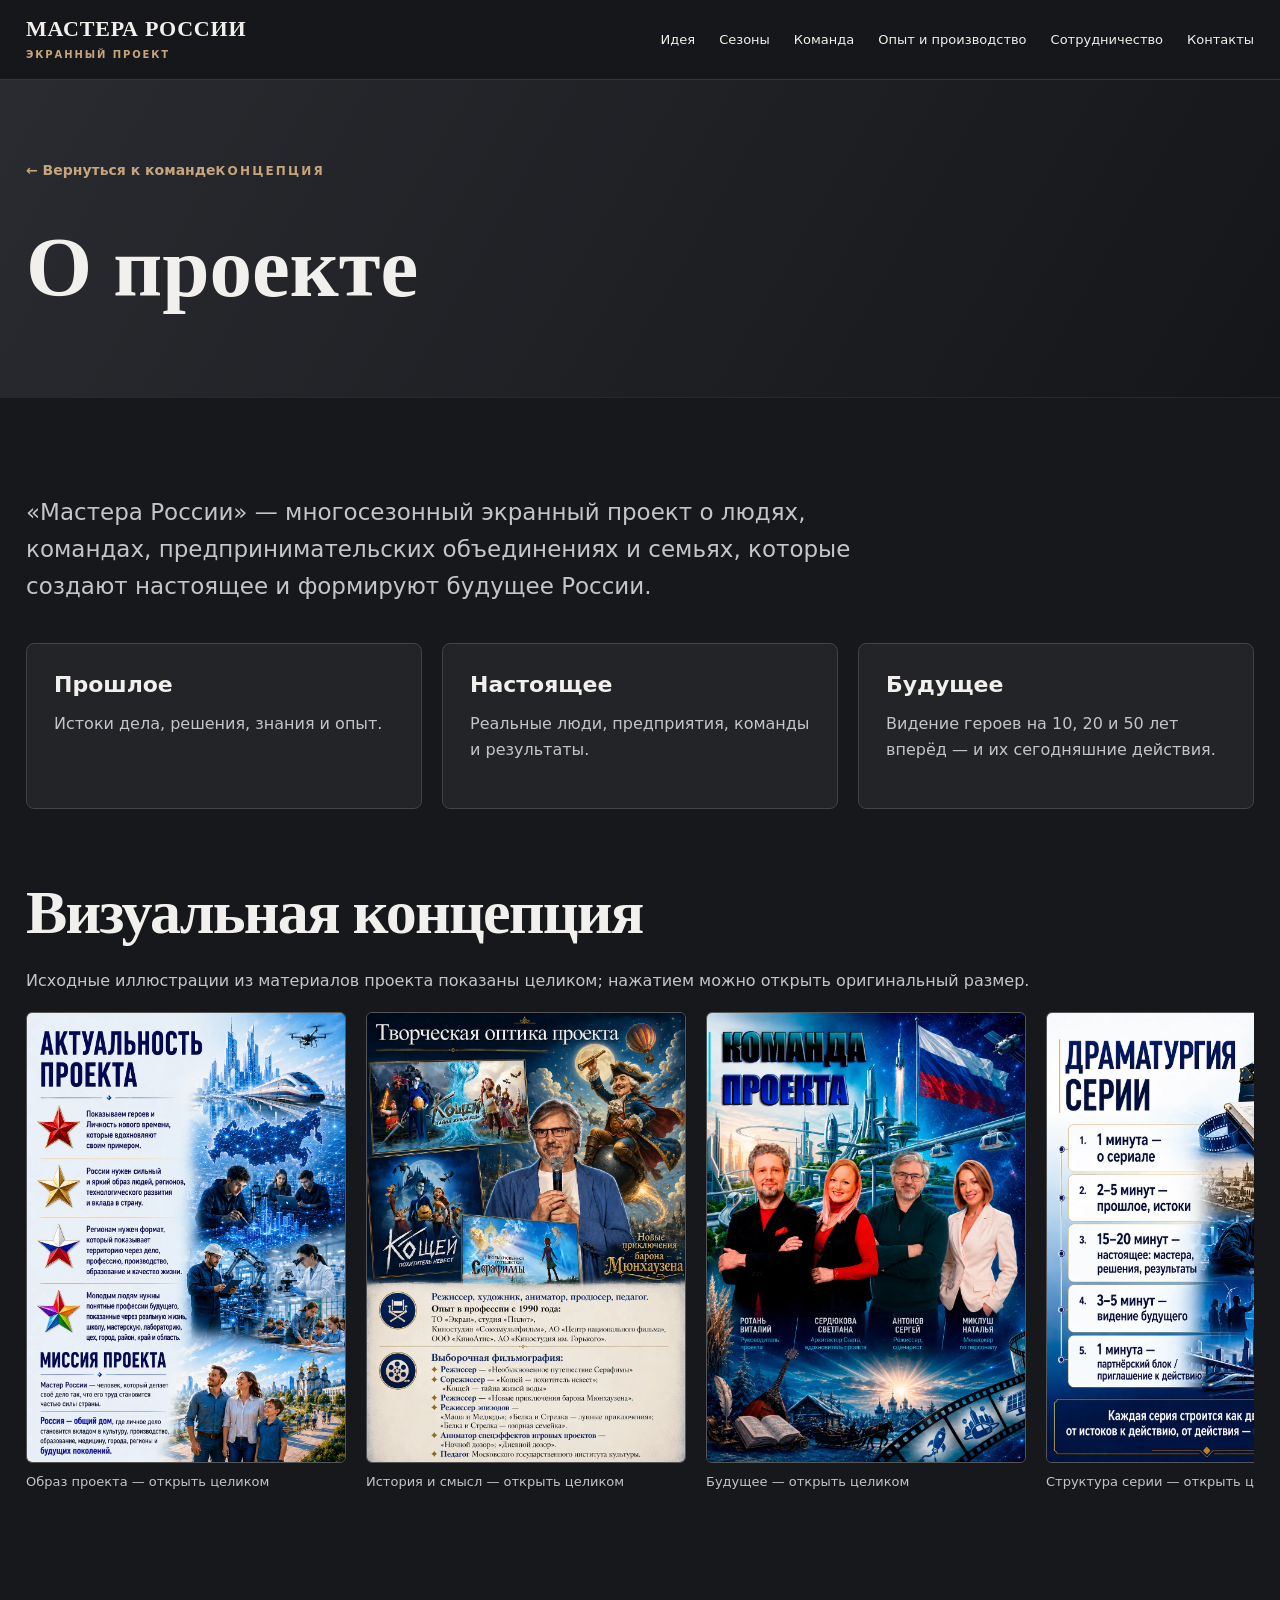
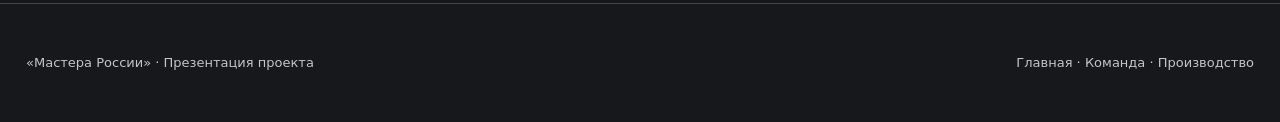
<file: concept.html>
<!doctype html><html lang="ru"><head><meta charset="utf-8"><meta name="viewport" content="width=device-width,initial-scale=1"><meta name="theme-color" content="#17181b"><meta name="description" content="Мастера России — многосезонный экранный проект о людях, командах и будущем России."><title>О проекте | Мастера России</title><link rel="stylesheet" href="style.css"></head><body><header class="header"><div class="wrap header-inner"><a class="logo" href="index.html">МАСТЕРА РОССИИ<small>ЭКРАННЫЙ ПРОЕКТ</small></a><button class="menu" type="button" aria-expanded="false" aria-label="Открыть меню">☰ Меню</button><nav class="navlinks" aria-label="Разделы сайта"><a href="index.html#idea">Идея</a><a href="index.html#seasons">Сезоны</a><a href="index.html#team">Команда</a><a href="production.html">Опыт и производство</a><a href="index.html#collaboration">Сотрудничество</a><a href="index.html#contacts">Контакты</a></nav></div></header><main><section class="page-head"><div class="wrap"><a class="back" href="index.html#team">← Вернуться к команде</a><span class="eyebrow">Концепция</span><h1>О проекте</h1></div></section><section class="section"><div class="wrap"><p class="intro">«Мастера России» — многосезонный экранный проект о людях, командах, предпринимательских объединениях и семьях, которые создают настоящее и формируют будущее России.</p><div class="three"><article class="panel"><h3>Прошлое</h3><p>Истоки дела, решения, знания и опыт.</p></article><article class="panel"><h3>Настоящее</h3><p>Реальные люди, предприятия, команды и результаты.</p></article><article class="panel"><h3>Будущее</h3><p>Видение героев на 10, 20 и 50 лет вперёд — и их сегодняшние действия.</p></article></div><h2 style="margin-top:70px">Визуальная концепция</h2><p>Исходные иллюстрации из материалов проекта показаны целиком; нажатием можно открыть оригинальный размер.</p><div class="rail"><a href="assets/ideology.webp" target="_blank" rel="noopener"><img loading="lazy" src="assets/ideology.webp" alt="Образ проекта"><span>Образ проекта — открыть целиком</span></a><a href="assets/story.webp" target="_blank" rel="noopener"><img loading="lazy" src="assets/story.webp" alt="История и смысл"><span>История и смысл — открыть целиком</span></a><a href="assets/future.webp" target="_blank" rel="noopener"><img loading="lazy" src="assets/future.webp" alt="Будущее"><span>Будущее — открыть целиком</span></a><a href="assets/format.webp" target="_blank" rel="noopener"><img loading="lazy" src="assets/format.webp" alt="Структура серии"><span>Структура серии — открыть целиком</span></a></div></div></section></main><footer class="footer"><div class="wrap"><span>«Мастера России» · Презентация проекта</span><span><a href="index.html">Главная</a> · <a href="index.html#team">Команда</a> · <a href="production.html">Производство</a></span></div></footer><script src="script.js"></script></body></html>
</file>
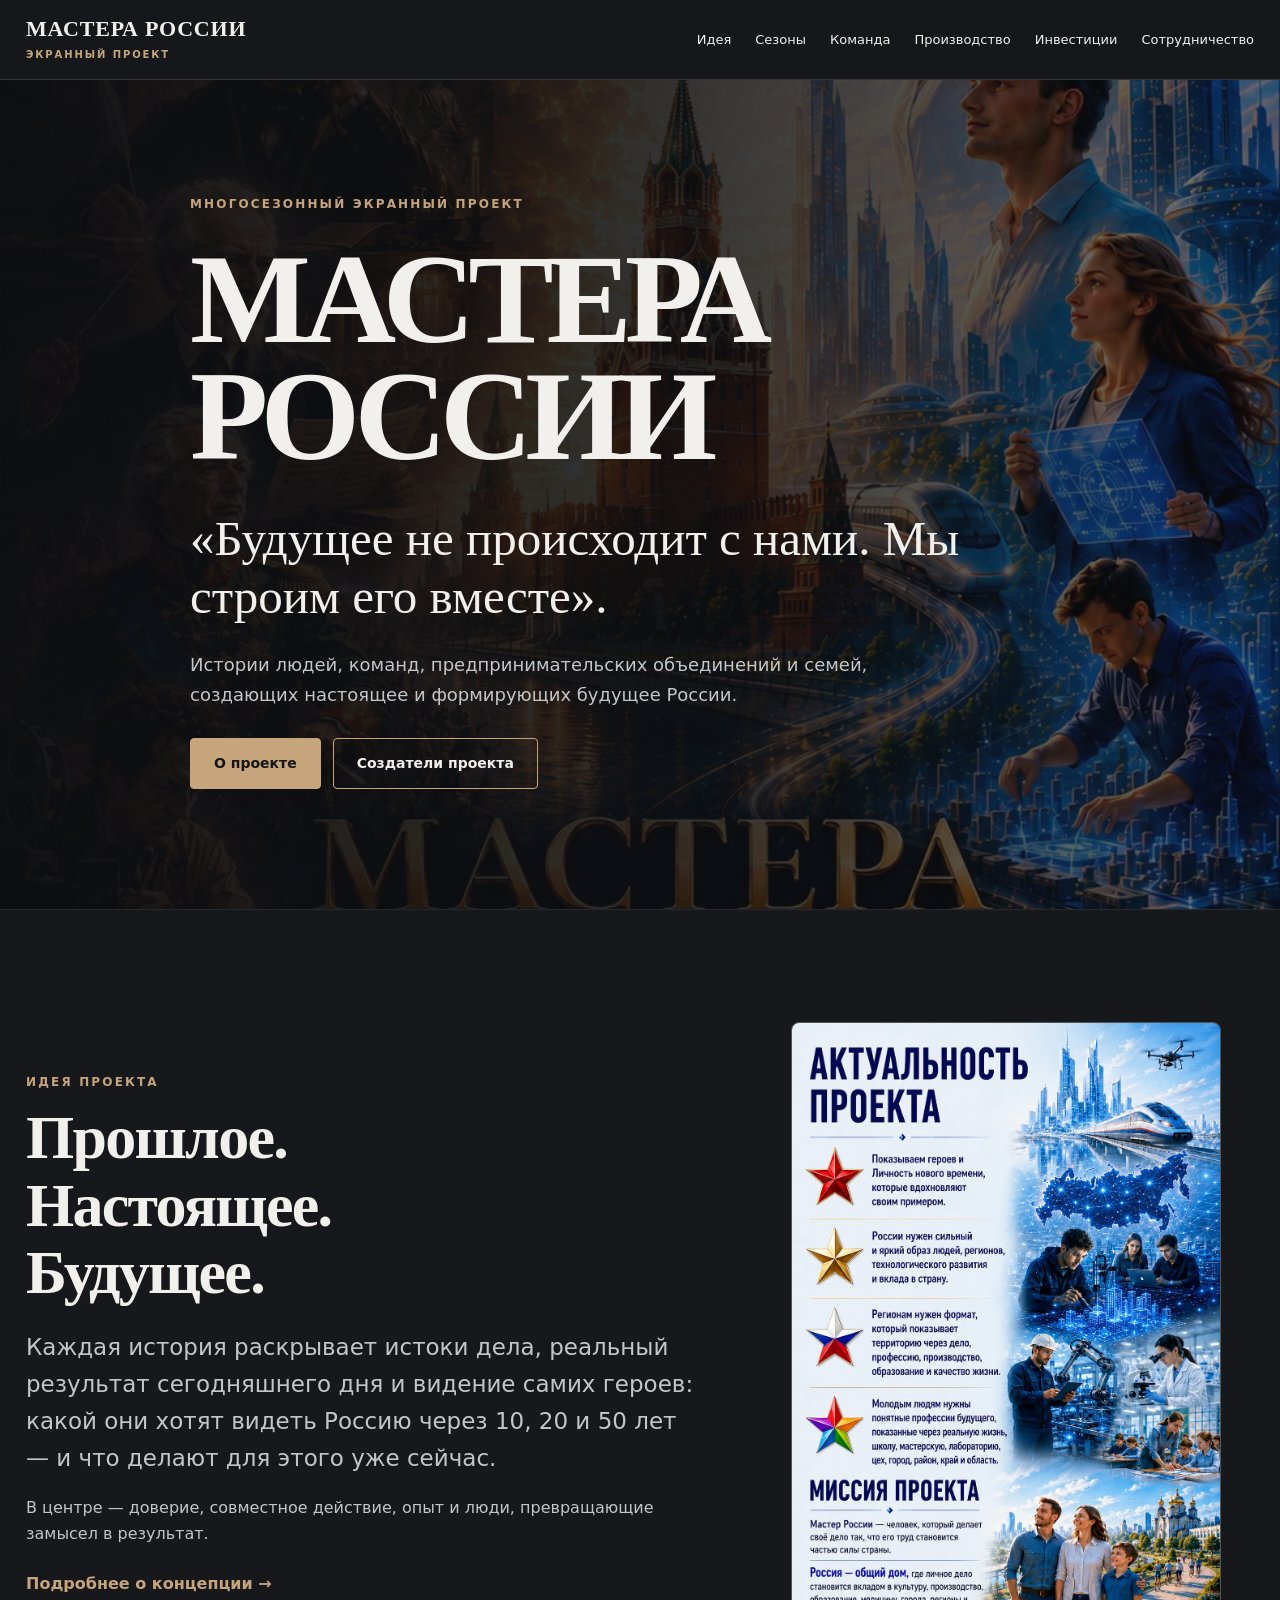
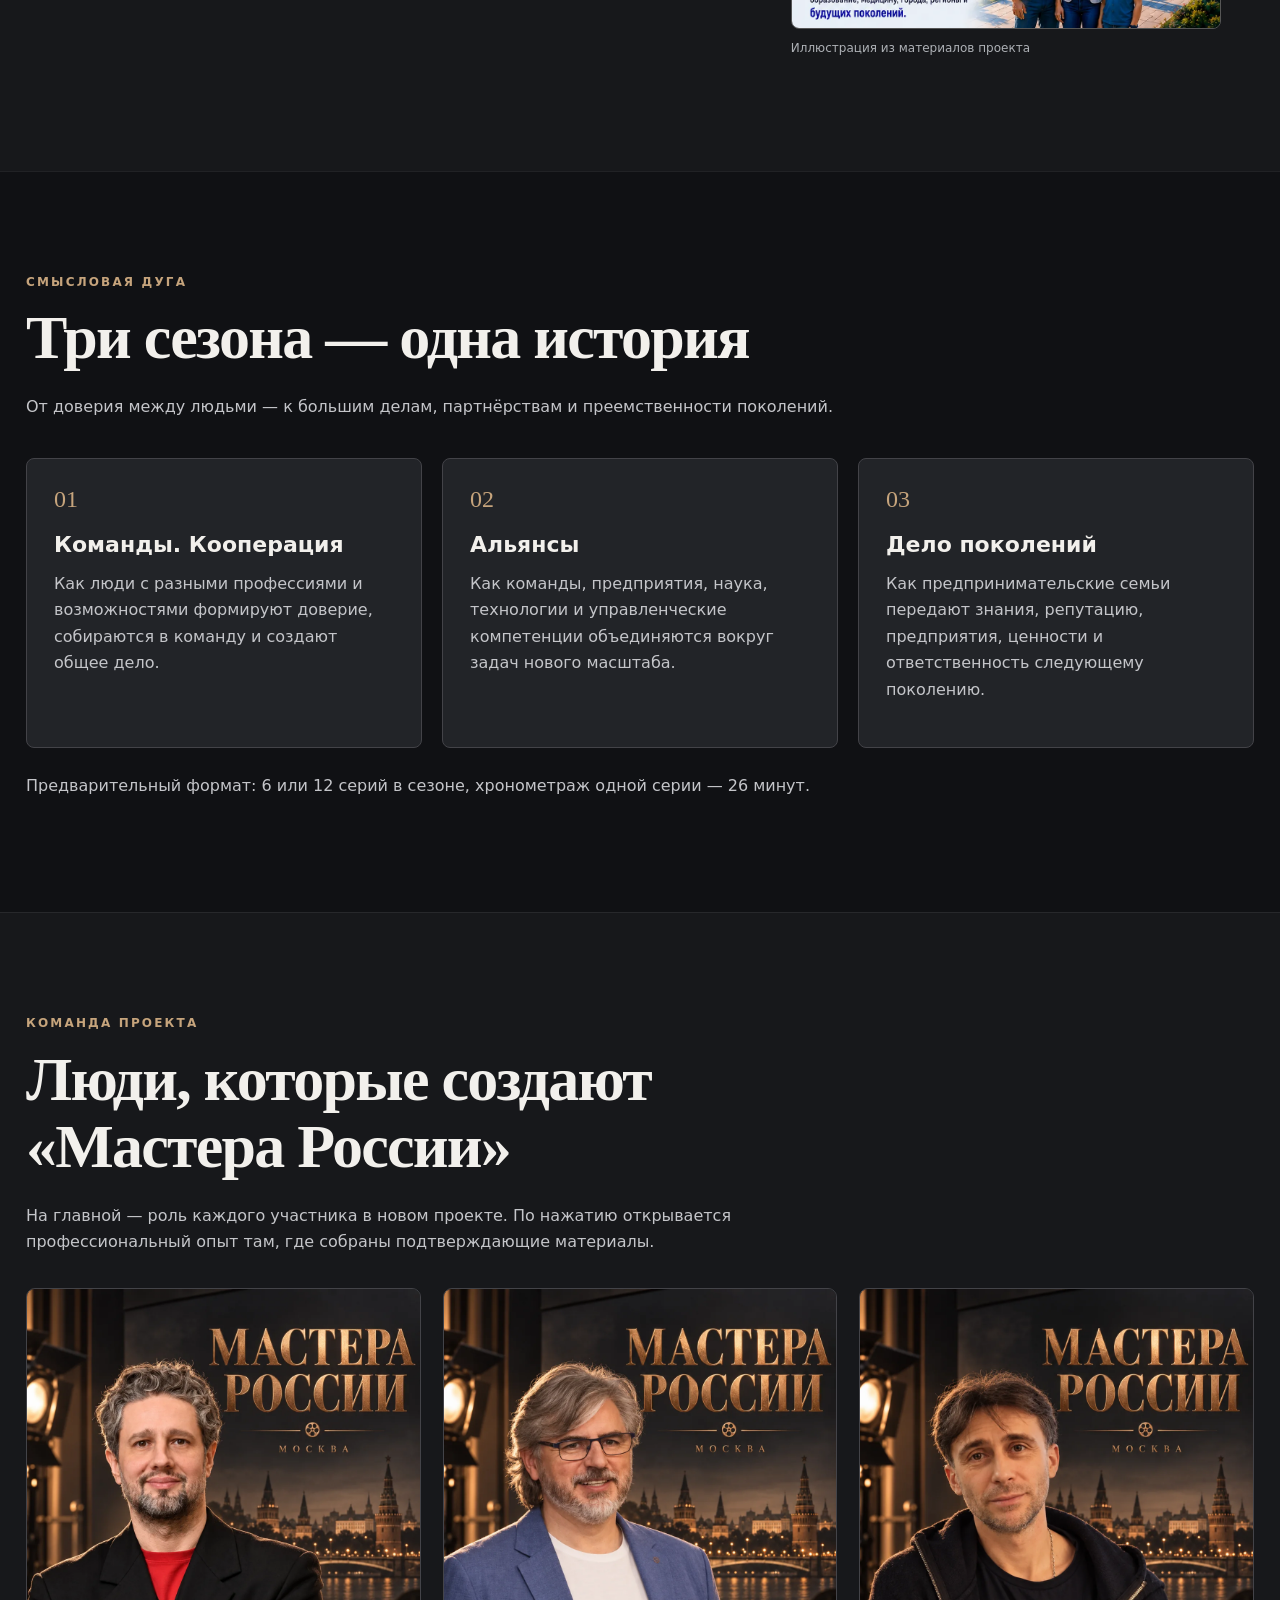
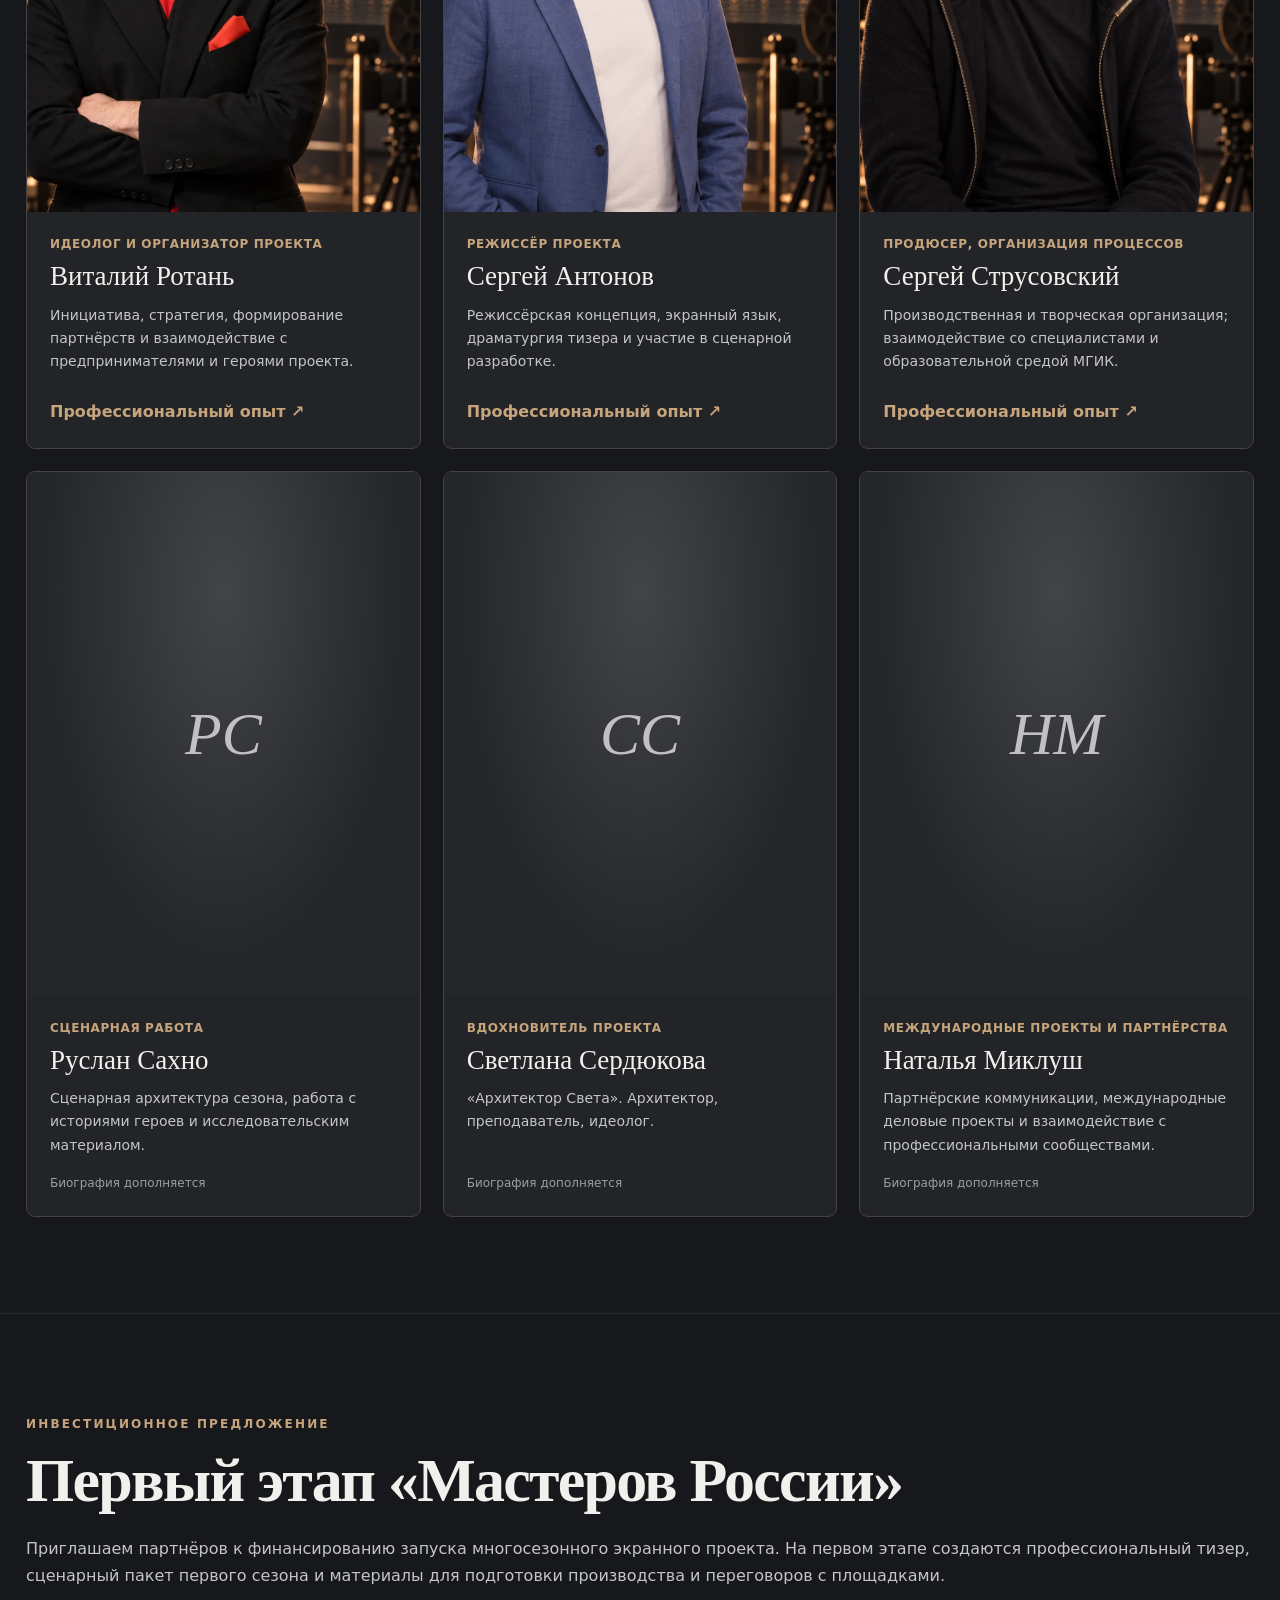
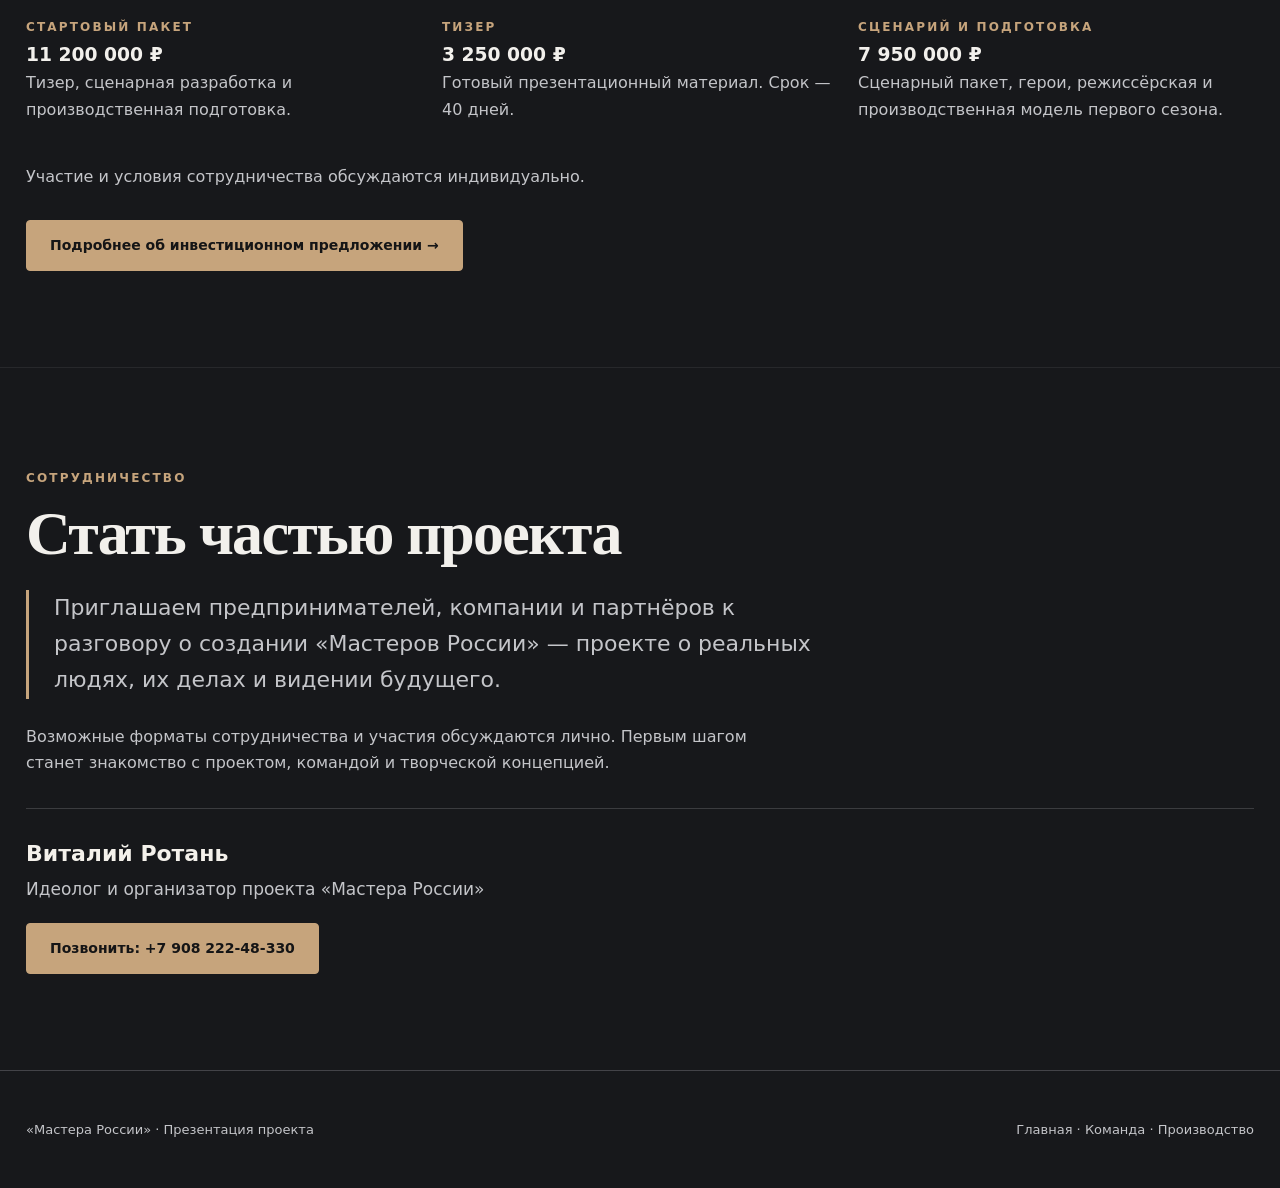
<file: index011.html>
<!DOCTYPE html>

<html lang="ru"><head><meta charset="utf-8"/><meta content="width=device-width,initial-scale=1" name="viewport"/><meta content="#17181b" name="theme-color"/><meta content="Мастера России — многосезонный экранный проект о людях, командах и будущем России." name="description"/><title>Главная | Мастера России</title><link href="style.css" rel="stylesheet"/></head><body><header class="header"><div class="wrap header-inner"><a class="logo" href="index.html">МАСТЕРА РОССИИ<small>ЭКРАННЫЙ ПРОЕКТ</small></a><button aria-expanded="false" aria-label="Открыть меню" class="menu" type="button">☰ Меню</button><nav aria-label="Разделы сайта" class="navlinks"><a href="index.html#idea">Идея</a><a href="index.html#seasons">Сезоны</a><a href="index.html#team">Команда</a><a href="production.html">Производство</a><a href="#investment">Инвестиции</a><a href="index.html#collaboration">Сотрудничество</a></nav></div></header><main><section class="hero" id="top"><div class="wrap hero-content"><span class="eyebrow">Многосезонный экранный проект</span><h1>МАСТЕРА<br/>РОССИИ</h1><div class="motto">«Будущее не происходит с нами. Мы строим его вместе».</div><p class="hero-sub">Истории людей, команд, предпринимательских объединений и семей, создающих настоящее и формирующих будущее России.</p><div class="buttons"><a class="btn" href="#idea">О проекте</a><a class="btn ghost" href="#team">Создатели проекта</a></div></div></section>
<section class="section" id="idea"><div class="wrap idea-layout"><div><span class="eyebrow">Идея проекта</span><h2>Прошлое.<br/>Настоящее.<br/>Будущее.</h2><p class="intro">Каждая история раскрывает истоки дела, реальный результат сегодняшнего дня и видение самих героев: какой они хотят видеть Россию через 10, 20 и 50 лет — и что делают для этого уже сейчас.</p><p>В центре — доверие, совместное действие, опыт и люди, превращающие замысел в результат.</p><p class="linkline"><a class="textlink" href="concept.html">Подробнее о концепции →</a></p></div><figure class="concept-visual"><img alt="Визуальный материал концепции проекта, показан целиком" loading="lazy" src="assets/ideology.webp"/><figcaption class="caption">Иллюстрация из материалов проекта</figcaption></figure></div></section>
<section class="section dark" id="seasons"><div class="wrap"><div class="section-top"><span class="eyebrow">Смысловая дуга</span><h2>Три сезона — одна история</h2><p>От доверия между людьми — к большим делам, партнёрствам и преемственности поколений.</p></div><div class="three"><article class="panel"><div class="n">01</div><h3>Команды. Кооперация</h3><p>Как люди с разными профессиями и возможностями формируют доверие, собираются в команду и создают общее дело.</p></article><article class="panel"><div class="n">02</div><h3>Альянсы</h3><p>Как команды, предприятия, наука, технологии и управленческие компетенции объединяются вокруг задач нового масштаба.</p></article><article class="panel"><div class="n">03</div><h3>Дело поколений</h3><p>Как предпринимательские семьи передают знания, репутацию, предприятия, ценности и ответственность следующему поколению.</p></article></div><p style="margin-top:25px">Предварительный формат: 6 или 12 серий в сезоне, хронометраж одной серии — 26 минут.</p></div></section>
<section class="section" id="team"><div class="wrap"><div class="section-top"><span class="eyebrow">Команда проекта</span><h2>Люди, которые создают «Мастера России»</h2><p>На главной — роль каждого участника в новом проекте. По нажатию открывается профессиональный опыт там, где собраны подтверждающие материалы.</p></div><div class="team"><article class="member"><img alt="Портрет: Виталий Ротань" loading="lazy" src="assets/rotan.webp"/><div class="member-body"><span class="role">Идеолог и организатор проекта</span><div class="name">Виталий Ротань</div><p>Инициатива, стратегия, формирование партнёрств и взаимодействие с предпринимателями и героями проекта.</p><a href="rotan.html">Профессиональный опыт ↗</a></div></article><article class="member"><img alt="Портрет: Сергей Антонов" loading="lazy" src="assets/antonov.webp"/><div class="member-body"><span class="role">Режиссёр проекта</span><div class="name">Сергей Антонов</div><p>Режиссёрская концепция, экранный язык, драматургия тизера и участие в сценарной разработке.</p><a href="antonov.html">Профессиональный опыт ↗</a></div></article><article class="member"><img alt="Портрет: Сергей Струсовский" loading="lazy" src="assets/strusovsky.webp"/><div class="member-body"><span class="role">Продюсер, организация процессов</span><div class="name">Сергей Струсовский</div><p>Производственная и творческая организация; взаимодействие со специалистами и образовательной средой МГИК.</p><a href="strusovsky.html">Профессиональный опыт ↗</a></div></article><article class="member"><div aria-label="Фотография будет добавлена" class="avatar-empty">РС</div><div class="member-body"><span class="role">Сценарная работа</span><div class="name">Руслан Сахно</div><p>Сценарная архитектура сезона, работа с историями героев и исследовательским материалом.</p><span style="color:#9b9ea3;font-size:12px">Биография дополняется</span></div></article><article class="member"><div aria-label="Фотография будет добавлена" class="avatar-empty">СС</div><div class="member-body"><span class="role">Вдохновитель проекта</span><div class="name">Светлана Сердюкова</div><p>«Архитектор Света». Архитектор, преподаватель, идеолог.</p><span style="color:#9b9ea3;font-size:12px">Биография дополняется</span></div></article><article class="member"><div aria-label="Фотография будет добавлена" class="avatar-empty">НМ</div><div class="member-body"><span class="role">Международные проекты и партнёрства</span><div class="name">Наталья Миклуш</div><p>Партнёрские коммуникации, международные деловые проекты и взаимодействие с профессиональными сообществами.</p><span style="color:#9b9ea3;font-size:12px">Биография дополняется</span></div></article></div></div></section><section class="section" id="investment"><div class="wrap"><span class="eyebrow">Инвестиционное предложение</span><h2>Первый этап «Мастеров России»</h2><p>Приглашаем партнёров к финансированию запуска многосезонного экранного проекта. На первом этапе создаются профессиональный тизер, сценарный пакет первого сезона и материалы для подготовки производства и переговоров с площадками.</p><div class="cards three" style="margin-top:24px"><article class="card"><span class="eyebrow">Стартовый пакет</span><h3>11 200 000 ₽</h3><p>Тизер, сценарная разработка и производственная подготовка.</p></article><article class="card"><span class="eyebrow">Тизер</span><h3>3 250 000 ₽</h3><p>Готовый презентационный материал. Срок — 40 дней.</p></article><article class="card"><span class="eyebrow">Сценарий и подготовка</span><h3>7 950 000 ₽</h3><p>Сценарный пакет, герои, режиссёрская и производственная модель первого сезона.</p></article></div><p style="margin-top:24px">Участие и условия сотрудничества обсуждаются индивидуально.</p><div class="buttons"><a class="btn" href="investment.html">Подробнее об инвестиционном предложении →</a></div></div></section><section class="section" id="collaboration"><div class="wrap"><span class="eyebrow">Сотрудничество</span><h2>Стать частью проекта</h2><p class="collab">Приглашаем предпринимателей, компании и партнёров к разговору о создании «Мастеров России» — проекте о реальных людях, их делах и видении будущего.</p><p style="max-width:760px;margin-top:25px">Возможные форматы сотрудничества и участия обсуждаются лично. Первым шагом станет знакомство с проектом, командой и творческой концепцией.</p><div class="contact-direct" id="contacts"><p class="contact-person"><strong>Виталий Ротань</strong><br/>Идеолог и организатор проекта «Мастера России»</p><a class="btn" href="tel:+790822248330">Позвонить: +7 908 222-48-330</a></div></div></section></main><footer class="footer"><div class="wrap"><span>«Мастера России» · Презентация проекта</span><span><a href="index.html">Главная</a> · <a href="index.html#team">Команда</a> · <a href="production.html">Производство</a></span></div></footer><script src="script.js"></script></body></html>
</file>
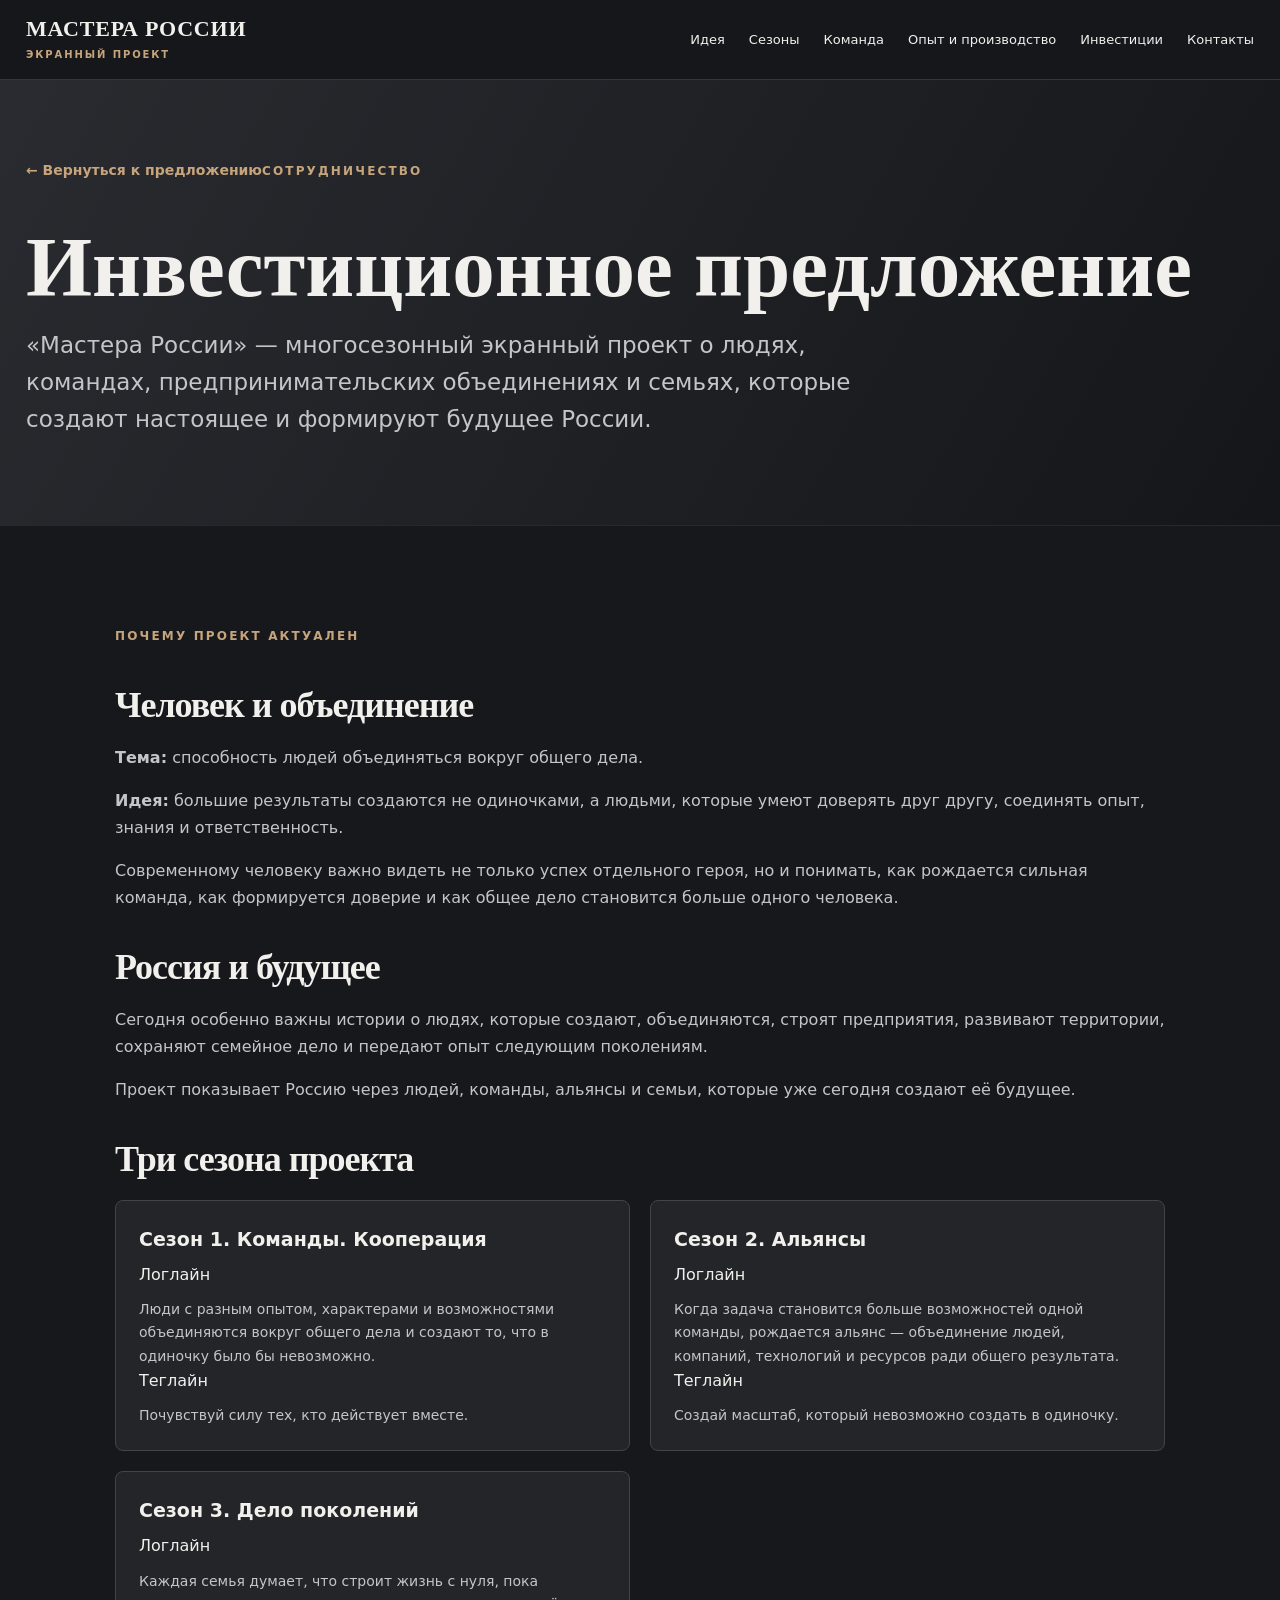
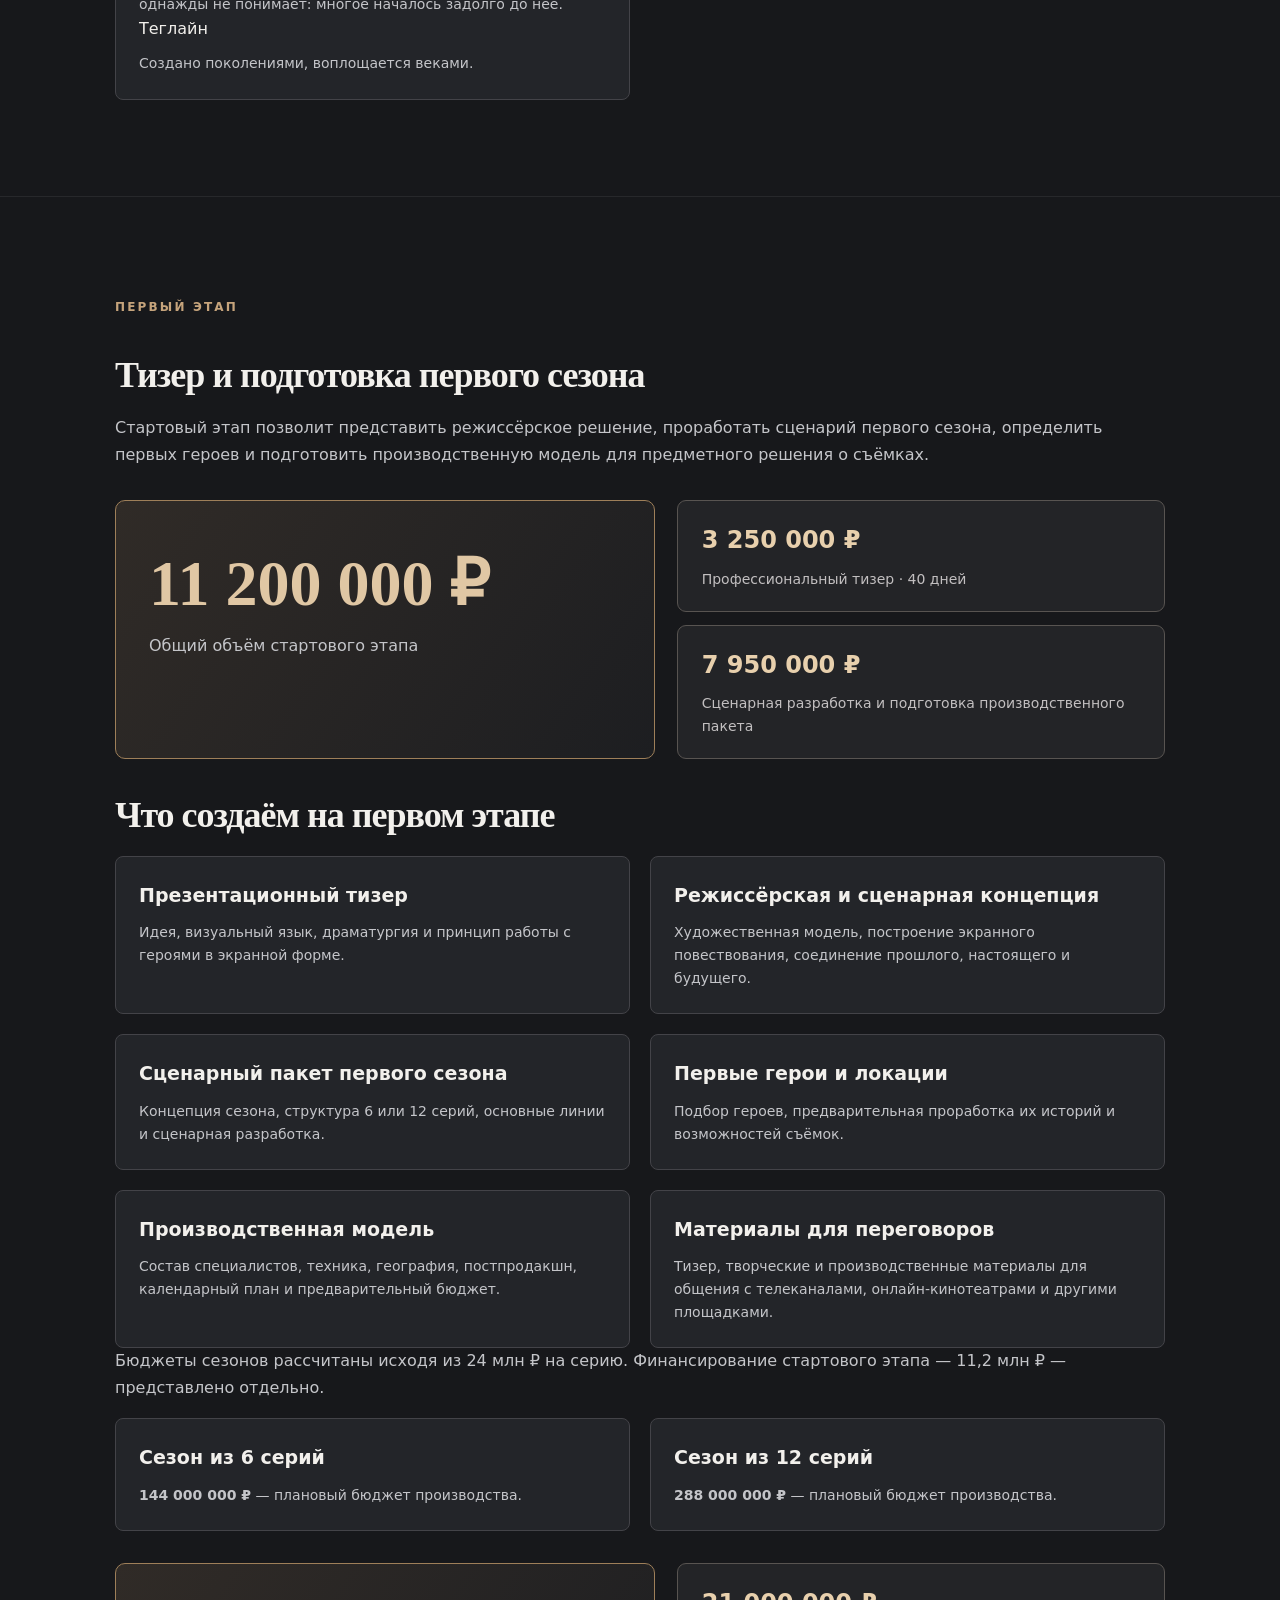
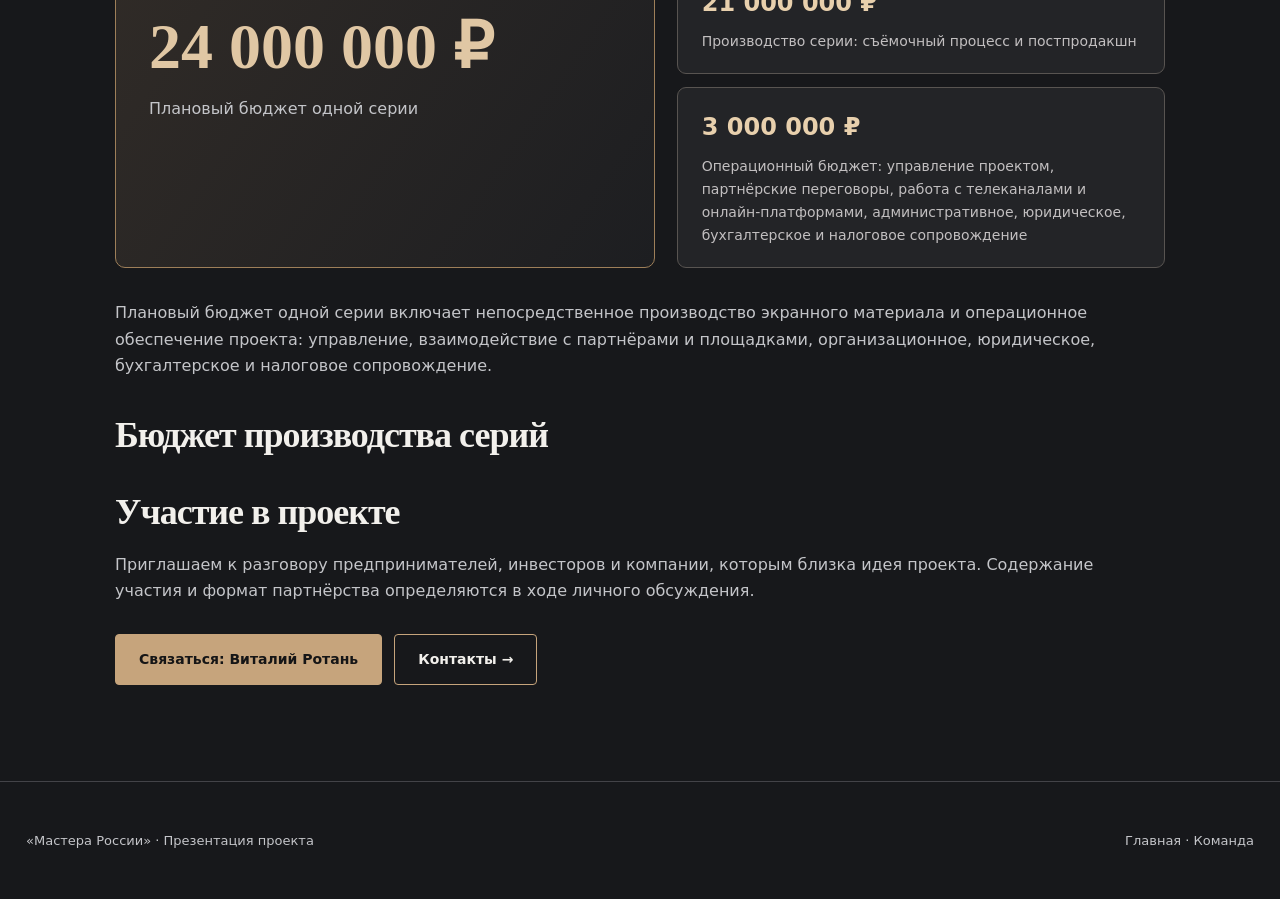
<file: investment.html>
<!DOCTYPE html>
<html lang="ru"><head><meta charset="utf-8"/><meta content="width=device-width,initial-scale=1" name="viewport"/><meta content="#17181b" name="theme-color"/><meta content="Мастера России — предложение для партнёров и инвесторов первого этапа экранного проекта." name="description"/><title>Инвестиционное предложение | Мастера России</title><link href="style.css" rel="stylesheet"/></head><body>
<header class="header"><div class="wrap header-inner"><a class="logo" href="index.html">МАСТЕРА РОССИИ<small>ЭКРАННЫЙ ПРОЕКТ</small></a><button aria-expanded="false" aria-label="Открыть меню" class="menu" type="button">☰ Меню</button><nav aria-label="Разделы сайта" class="navlinks"><a href="index.html#idea">Идея</a><a href="index.html#seasons">Сезоны</a><a href="index.html#team">Команда</a><a href="production.html">Опыт и производство</a><a href="investment.html">Инвестиции</a><a href="index.html#contacts">Контакты</a></nav></div></header>
<main><section class="page-head"><div class="wrap"><a class="back" href="index.html#investment">← Вернуться к предложению</a><span class="eyebrow">Сотрудничество</span><h1>Инвестиционное предложение</h1><p class="intro">«Мастера России» — многосезонный экранный проект о людях, командах, предпринимательских объединениях и семьях, которые создают настоящее и формируют будущее России.</p></div></section>
<section class="section"><div class="wrap biobody"><span class="eyebrow">Почему проект актуален</span><h2>Человек и объединение</h2><p><strong>Тема:</strong> способность людей объединяться вокруг общего дела.</p><p><strong>Идея:</strong> большие результаты создаются не одиночками, а людьми, которые умеют доверять друг другу, соединять опыт, знания и ответственность.</p><p>Современному человеку важно видеть не только успех отдельного героя, но и понимать, как рождается сильная команда, как формируется доверие и как общее дело становится больше одного человека.</p><h2>Россия и будущее</h2><p>Сегодня особенно важны истории о людях, которые создают, объединяются, строят предприятия, развивают территории, сохраняют семейное дело и передают опыт следующим поколениям.</p><p>Проект показывает Россию через людей, команды, альянсы и семьи, которые уже сегодня создают её будущее.</p><h2>Три сезона проекта</h2><div class="credits"><article class="credit"><h3>Сезон 1. Команды. Кооперация</h3><span class="season-label">Логлайн</span><p>Люди с разным опытом, характерами и возможностями объединяются вокруг общего дела и создают то, что в одиночку было бы невозможно.</p><span class="season-label">Теглайн</span><p class="season-tagline">Почувствуй силу тех, кто действует вместе.</p></article><article class="credit"><h3>Сезон 2. Альянсы</h3><span class="season-label">Логлайн</span><p>Когда задача становится больше возможностей одной команды, рождается альянс — объединение людей, компаний, технологий и ресурсов ради общего результата.</p><span class="season-label">Теглайн</span><p class="season-tagline">Создай масштаб, который невозможно создать в одиночку.</p></article><article class="credit"><h3>Сезон 3. Дело поколений</h3><span class="season-label">Логлайн</span><p>Каждая семья думает, что строит жизнь с нуля, пока однажды не понимает: многое началось задолго до неё.</p><span class="season-label">Теглайн</span><p class="season-tagline">Создано поколениями, воплощается веками.</p></article></div></div></section><section class="section"><div class="wrap biobody"><span class="eyebrow">Первый этап</span><h2>Тизер и подготовка первого сезона</h2><p>Стартовый этап позволит представить режиссёрское решение, проработать сценарий первого сезона, определить первых героев и подготовить производственную модель для предметного решения о съёмках.</p><div class="investment-grid"><div class="investment-highlight"><div class="investment-amount">11 200 000 ₽</div><p>Общий объём стартового этапа</p></div><div class="investment-highlights"><div><strong>3 250 000 ₽</strong><span>Профессиональный тизер · 40 дней</span></div><div><strong>7 950 000 ₽</strong><span>Сценарная разработка и подготовка производственного пакета</span></div></div></div>
<h2>Что создаём на первом этапе</h2><div class="credits"><article class="credit"><h3>Презентационный тизер</h3><p>Идея, визуальный язык, драматургия и принцип работы с героями в экранной форме.</p></article><article class="credit"><h3>Режиссёрская и сценарная концепция</h3><p>Художественная модель, построение экранного повествования, соединение прошлого, настоящего и будущего.</p></article><article class="credit"><h3>Сценарный пакет первого сезона</h3><p>Концепция сезона, структура 6 или 12 серий, основные линии и сценарная разработка.</p></article><article class="credit"><h3>Первые герои и локации</h3><p>Подбор героев, предварительная проработка их историй и возможностей съёмок.</p></article><article class="credit"><h3>Производственная модель</h3><p>Состав специалистов, техника, география, постпродакшн, календарный план и предварительный бюджет.</p></article><article class="credit"><h3>Материалы для переговоров</h3><p>Тизер, творческие и производственные материалы для общения с телеканалами, онлайн-кинотеатрами и другими площадками.</p></article></div>
<p>Бюджеты сезонов рассчитаны исходя из 24 млн ₽ на серию. Финансирование стартового этапа — 11,2 млн ₽ — представлено отдельно.</p>
<div class="credits"><article class="credit"><h3>Сезон из 6 серий</h3><p><strong>144 000 000 ₽</strong> — плановый бюджет производства.</p></article><article class="credit"><h3>Сезон из 12 серий</h3><p><strong>288 000 000 ₽</strong> — плановый бюджет производства.</p></article></div>
<div class="investment-grid"><div class="investment-highlight"><div class="investment-amount">24 000 000 ₽</div><p>Плановый бюджет одной серии</p></div><div class="investment-highlights"><div><strong>21 000 000 ₽</strong><span>Производство серии: съёмочный процесс и постпродакшн</span></div><div><strong>3 000 000 ₽</strong><span>Операционный бюджет: управление проектом, партнёрские переговоры, работа с телеканалами и онлайн-платформами, административное, юридическое, бухгалтерское и налоговое сопровождение</span></div></div></div>
<p>Плановый бюджет одной серии включает непосредственное производство экранного материала и операционное обеспечение проекта: управление, взаимодействие с партнёрами и площадками, организационное, юридическое, бухгалтерское и налоговое сопровождение.</p>
<h2>Бюджет производства серий</h2><h2>Участие в проекте</h2><p>Приглашаем к разговору предпринимателей, инвесторов и компании, которым близка идея проекта. Содержание участия и формат партнёрства определяются в ходе личного обсуждения.</p><div class="buttons"><a class="btn" href="tel:+790822248330">Связаться: Виталий Ротань</a><a class="btn ghost" href="index.html#contacts">Контакты →</a></div></div></section></main><footer class="footer"><div class="wrap"><span>«Мастера России» · Презентация проекта</span><span><a href="index.html">Главная</a> · <a href="index.html#team">Команда</a></span></div></footer><script src="script.js"></script></body></html>
</file>
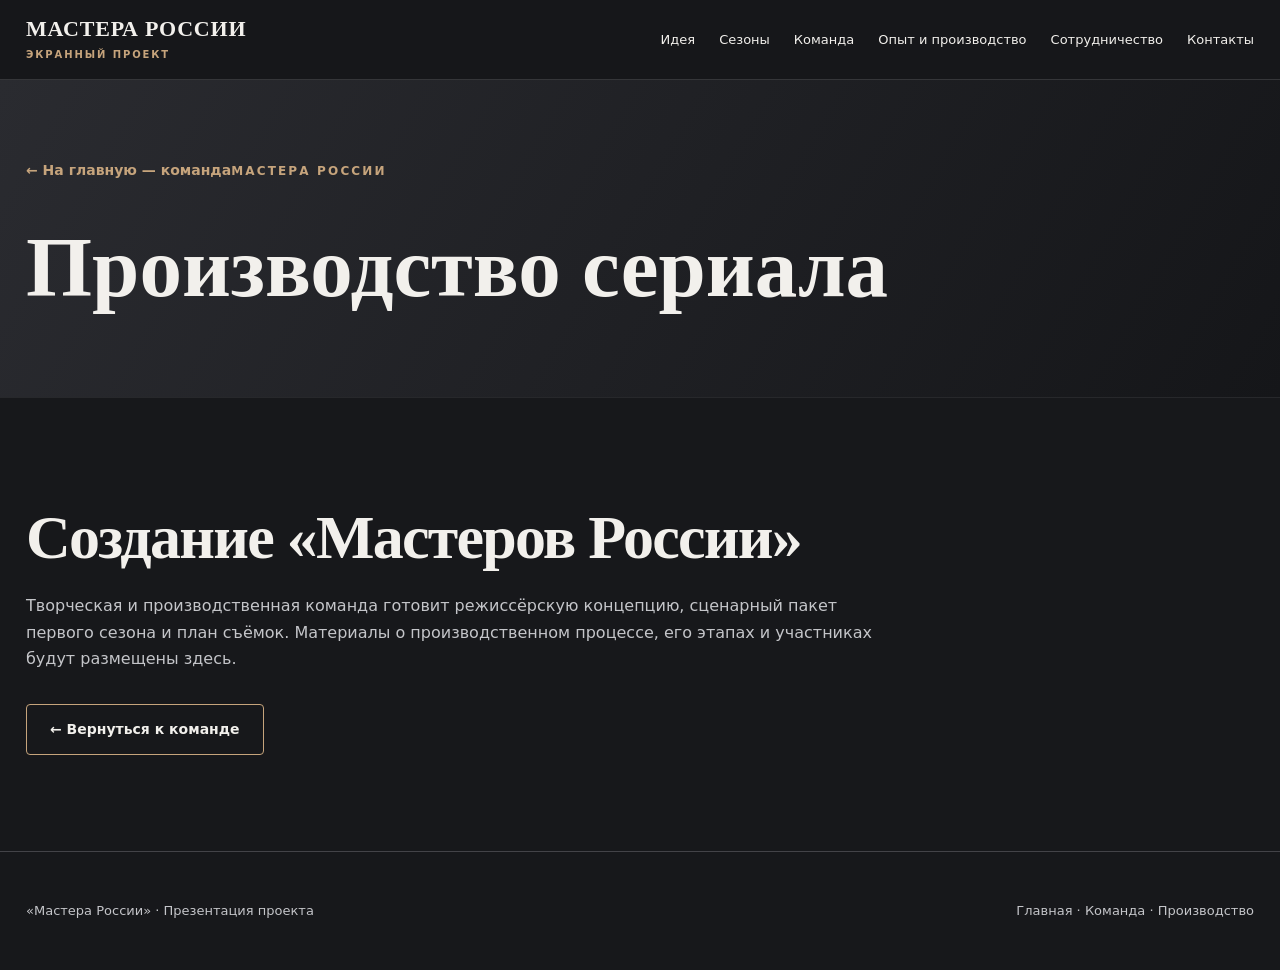
<file: production.html>
<!DOCTYPE html>
<html lang="ru"><head><meta charset="utf-8"/><meta content="width=device-width,initial-scale=1" name="viewport"/><meta content="#17181b" name="theme-color"/><meta content="Мастера России — многосезонный экранный проект о людях, командах и будущем России." name="description"/><title>Производство | Мастера России</title><link href="style.css" rel="stylesheet"/></head><body><header class="header"><div class="wrap header-inner"><a class="logo" href="index.html">МАСТЕРА РОССИИ<small>ЭКРАННЫЙ ПРОЕКТ</small></a><button aria-expanded="false" aria-label="Открыть меню" class="menu" type="button">☰ Меню</button><nav aria-label="Разделы сайта" class="navlinks"><a href="index.html#idea">Идея</a><a href="index.html#seasons">Сезоны</a><a href="index.html#team">Команда</a><a href="production.html">Опыт и производство</a><a href="index.html#collaboration">Сотрудничество</a><a href="index.html#contacts">Контакты</a></nav></div></header><main><section class="page-head"><div class="wrap"><a class="back" href="index.html#team">← На главную — команда</a><span class="eyebrow">МАСТЕРА РОССИИ</span><h1>Производство сериала</h1></div></section><section class="section"><div class="wrap"><div class="section-top"><h2>Создание «Мастеров России»</h2><p>Творческая и производственная команда готовит режиссёрскую концепцию, сценарный пакет первого сезона и план съёмок. Материалы о производственном процессе, его этапах и участниках будут размещены здесь.</p></div><div class="buttons"><a class="btn ghost" href="index.html#team">← Вернуться к команде</a></div></div></section></main><footer class="footer"><div class="wrap"><span>«Мастера России» · Презентация проекта</span><span><a href="index.html">Главная</a> · <a href="index.html#team">Команда</a> · <a href="production.html">Производство</a></span></div></footer><script src="script.js"></script></body></html>
</file>
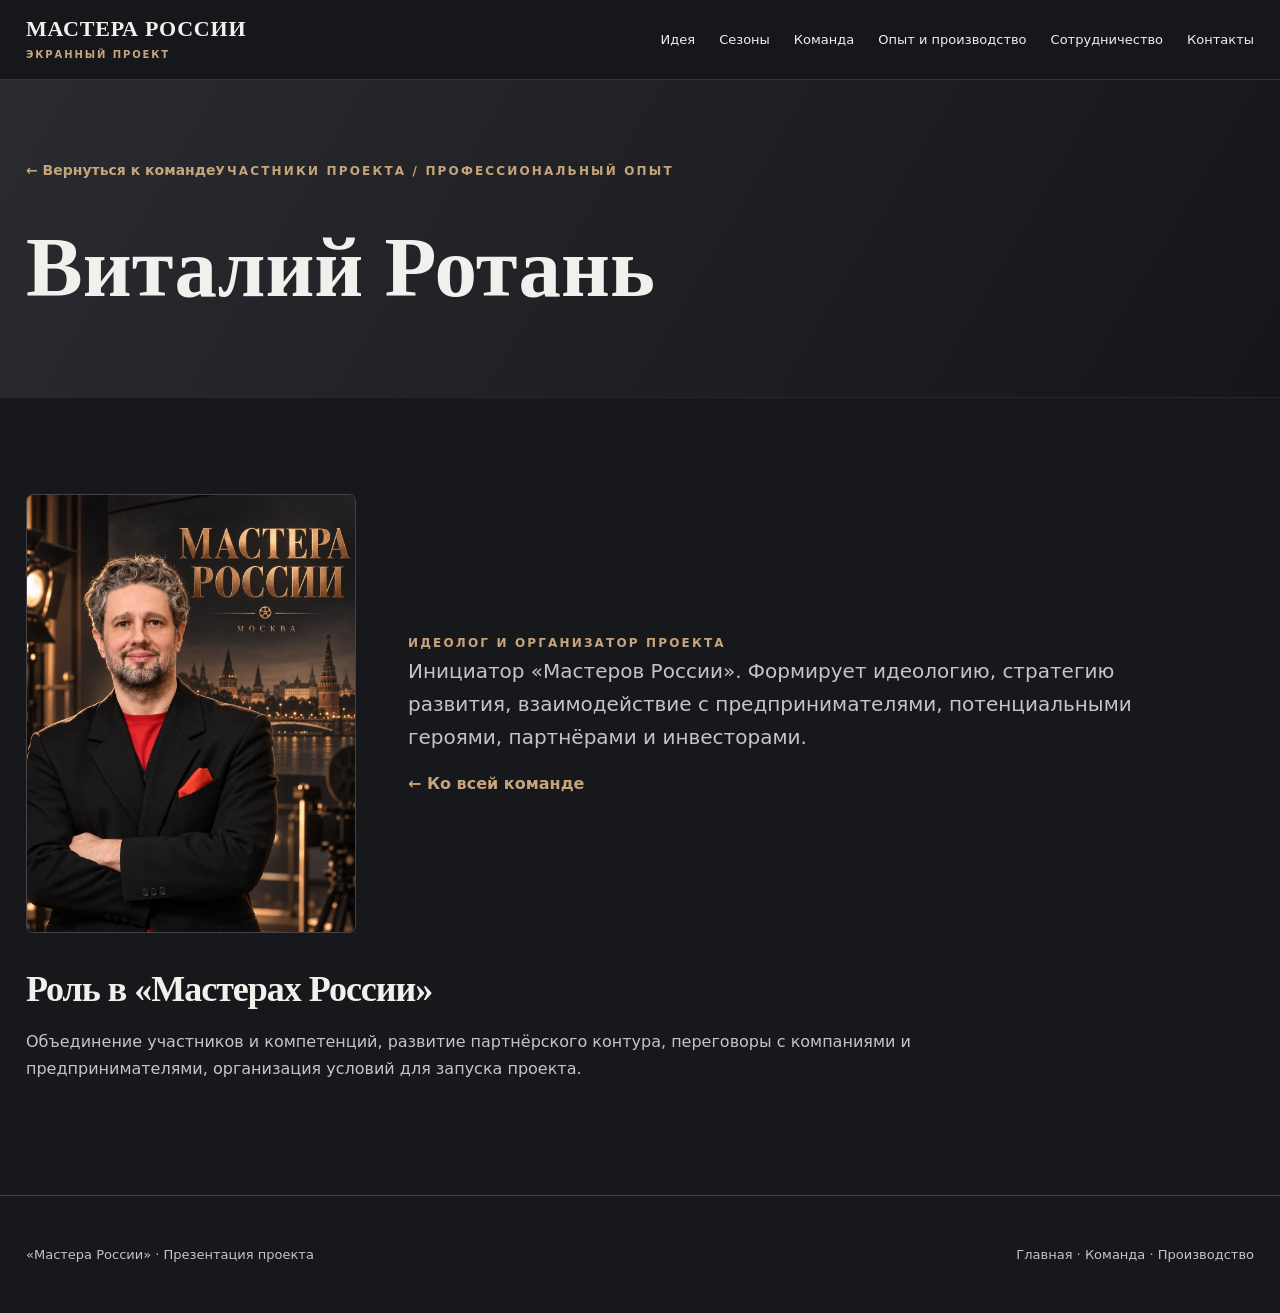
<file: rotan.html>
<!DOCTYPE html>
<html lang="ru"><head><meta charset="utf-8"/><meta content="width=device-width,initial-scale=1" name="viewport"/><meta content="#17181b" name="theme-color"/><meta content="Мастера России — многосезонный экранный проект о людях, командах и будущем России." name="description"/><title>Виталий Ротань | Мастера России</title><link href="style.css" rel="stylesheet"/></head><body><header class="header"><div class="wrap header-inner"><a class="logo" href="index.html">МАСТЕРА РОССИИ<small>ЭКРАННЫЙ ПРОЕКТ</small></a><button aria-expanded="false" aria-label="Открыть меню" class="menu" type="button">☰ Меню</button><nav aria-label="Разделы сайта" class="navlinks"><a href="index.html#idea">Идея</a><a href="index.html#seasons">Сезоны</a><a href="index.html#team">Команда</a><a href="production.html">Опыт и производство</a><a href="index.html#collaboration">Сотрудничество</a><a href="index.html#contacts">Контакты</a></nav></div></header><main><section class="page-head"><div class="wrap"><a class="back" href="index.html#team">← Вернуться к команде</a><span class="eyebrow">Участники проекта / Профессиональный опыт</span><h1>Виталий Ротань</h1></div></section><section class="section"><div class="wrap"><div class="biohero"><img alt="Виталий Ротань" src="assets/rotan.webp"/><div><span class="eyebrow">Идеолог и организатор проекта</span><p class="lead">Инициатор «Мастеров России». Формирует идеологию, стратегию развития, взаимодействие с предпринимателями, потенциальными героями, партнёрами и инвесторами.</p><a class="textlink" href="index.html#team">← Ко всей команде</a></div></div><div class="biobody"><h2>Роль в «Мастерах России»</h2><p>Объединение участников и компетенций, развитие партнёрского контура, переговоры с компаниями и предпринимателями, организация условий для запуска проекта.</p></div></div></section></main><footer class="footer"><div class="wrap"><span>«Мастера России» · Презентация проекта</span><span><a href="index.html">Главная</a> · <a href="index.html#team">Команда</a> · <a href="production.html">Производство</a></span></div></footer><script src="script.js"></script></body></html>
</file>
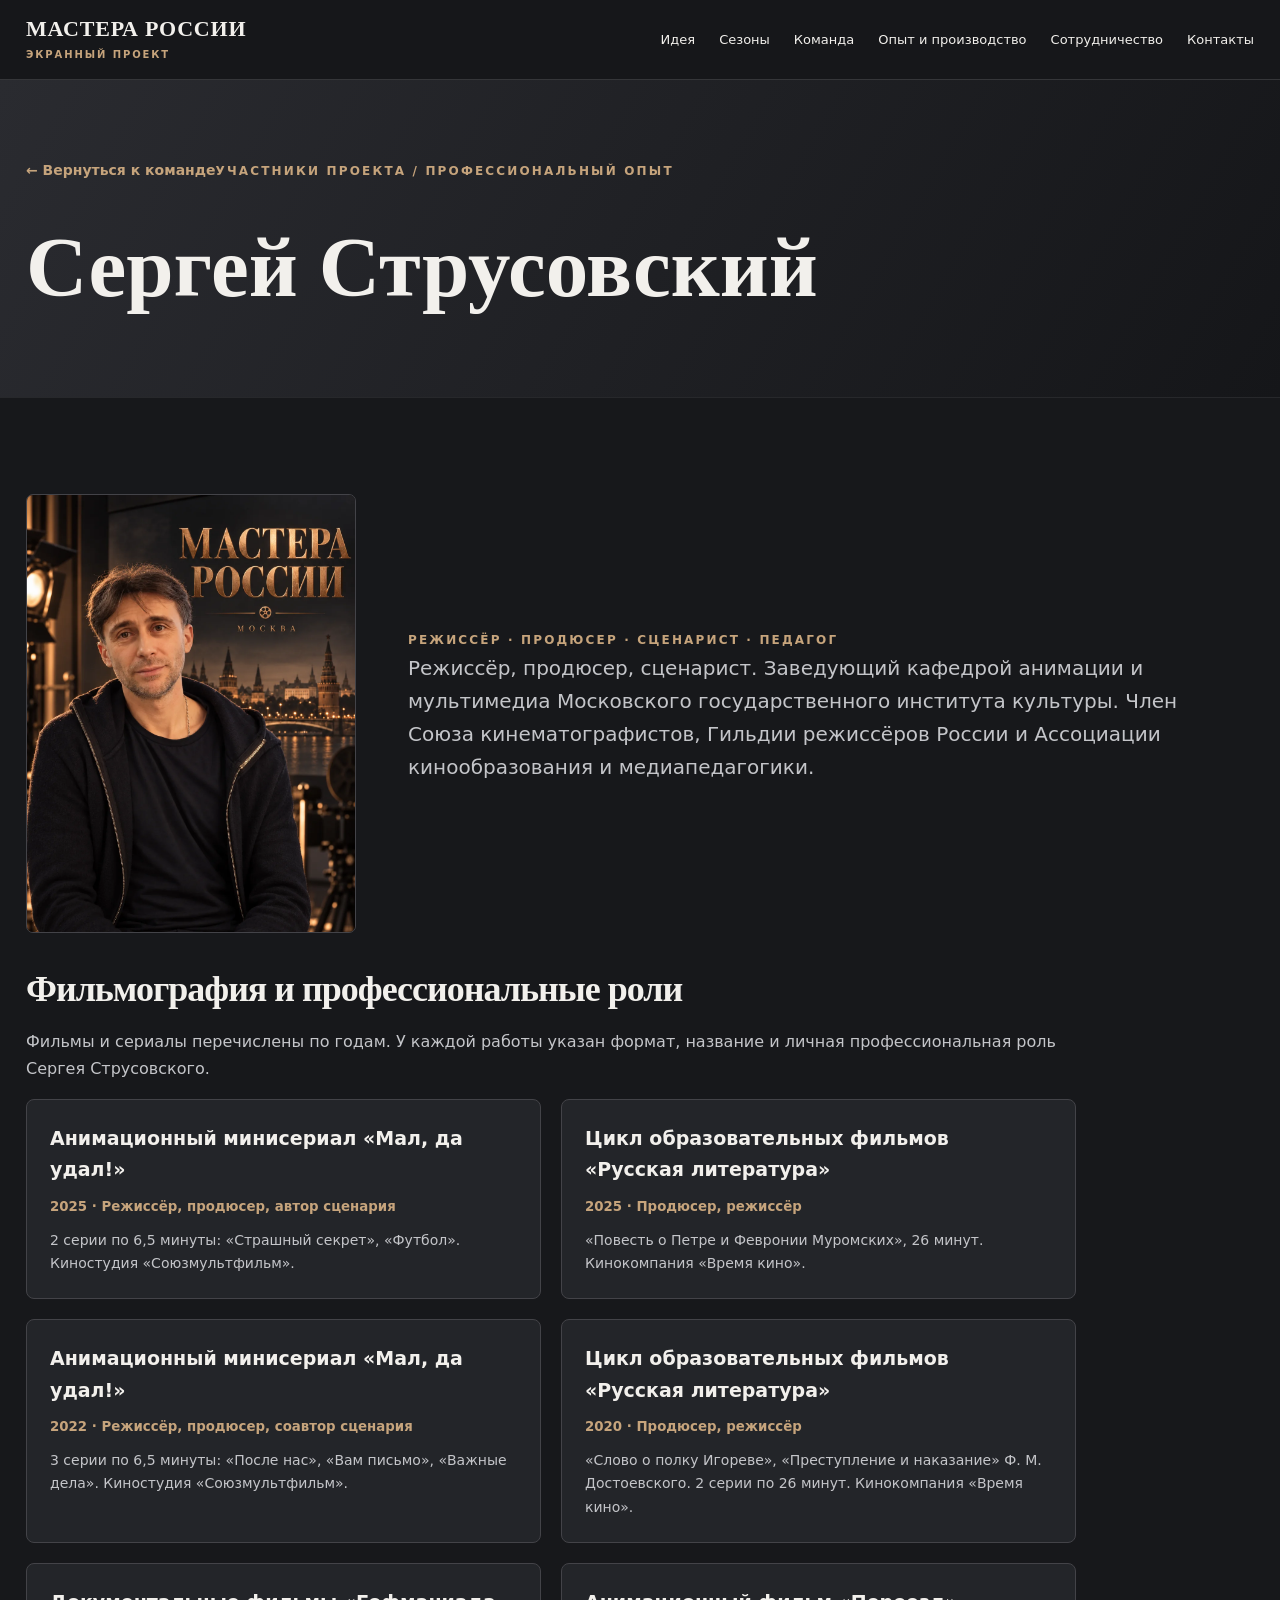
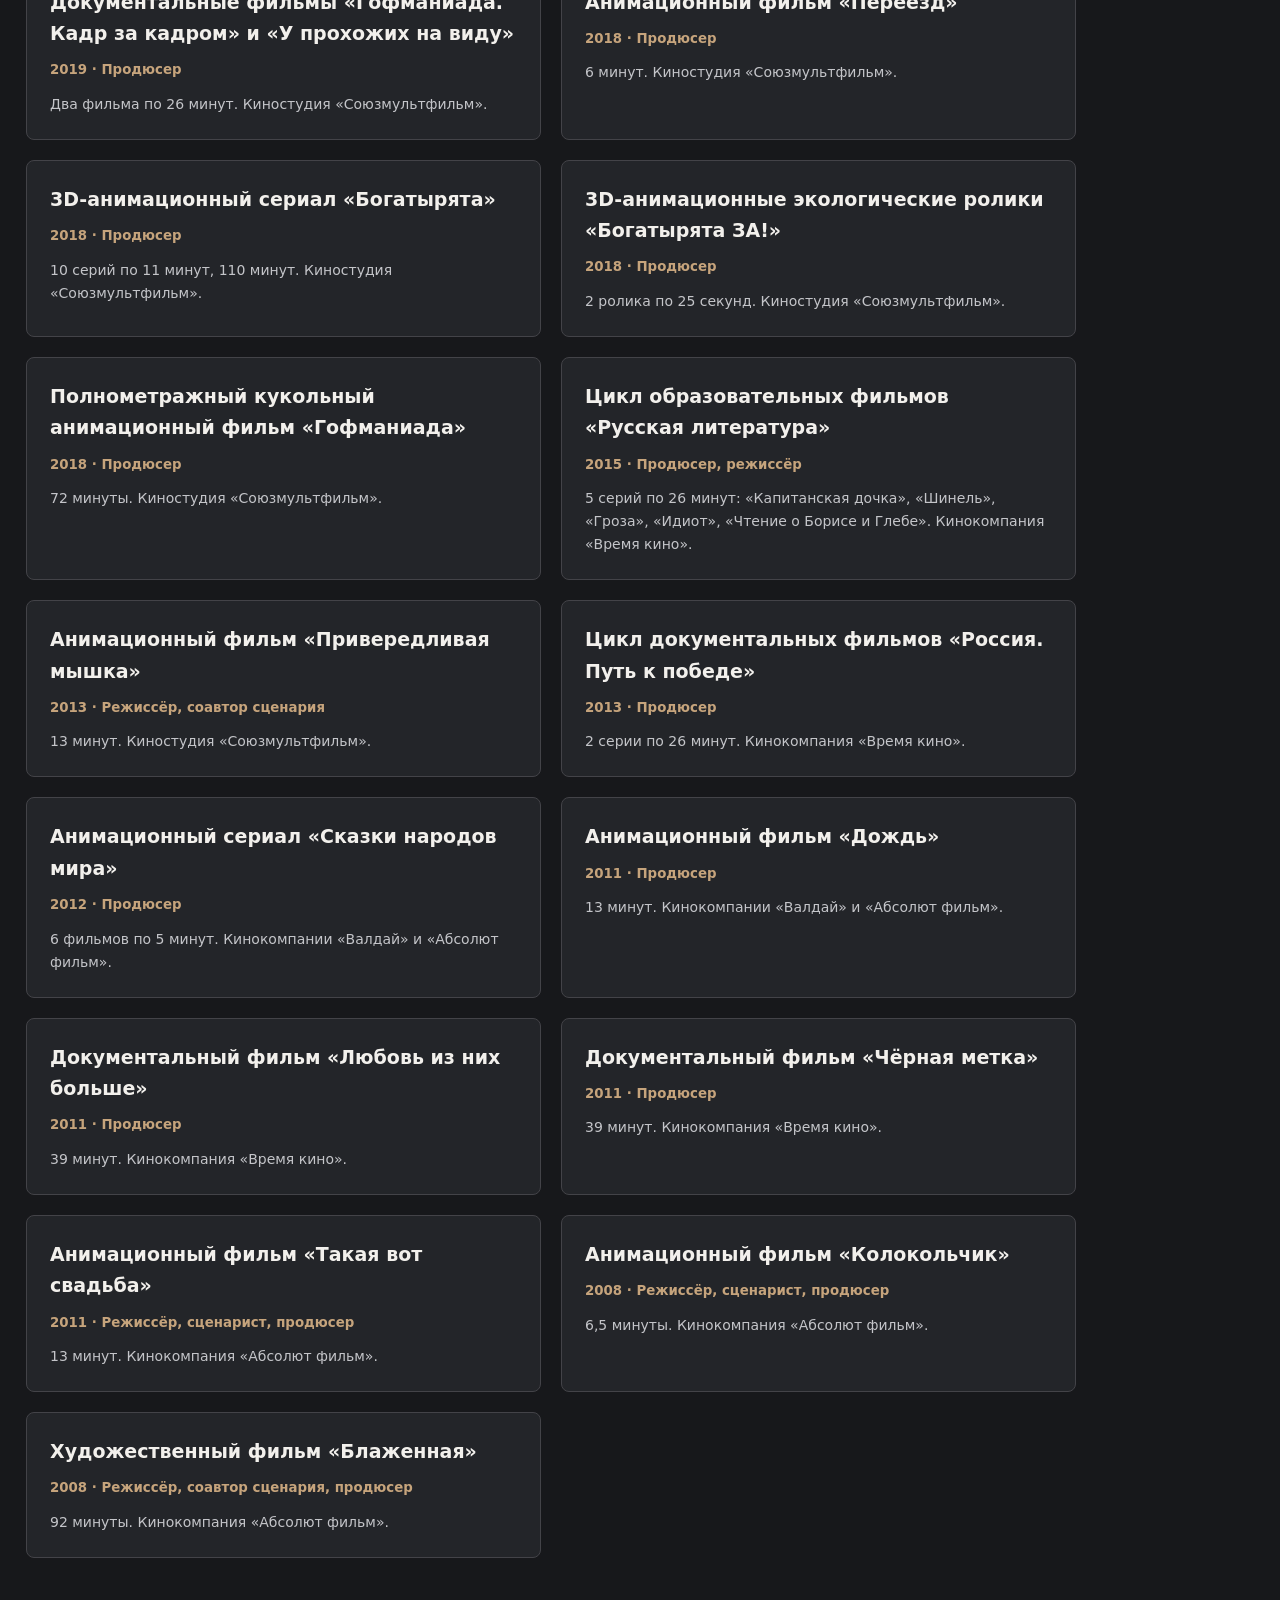
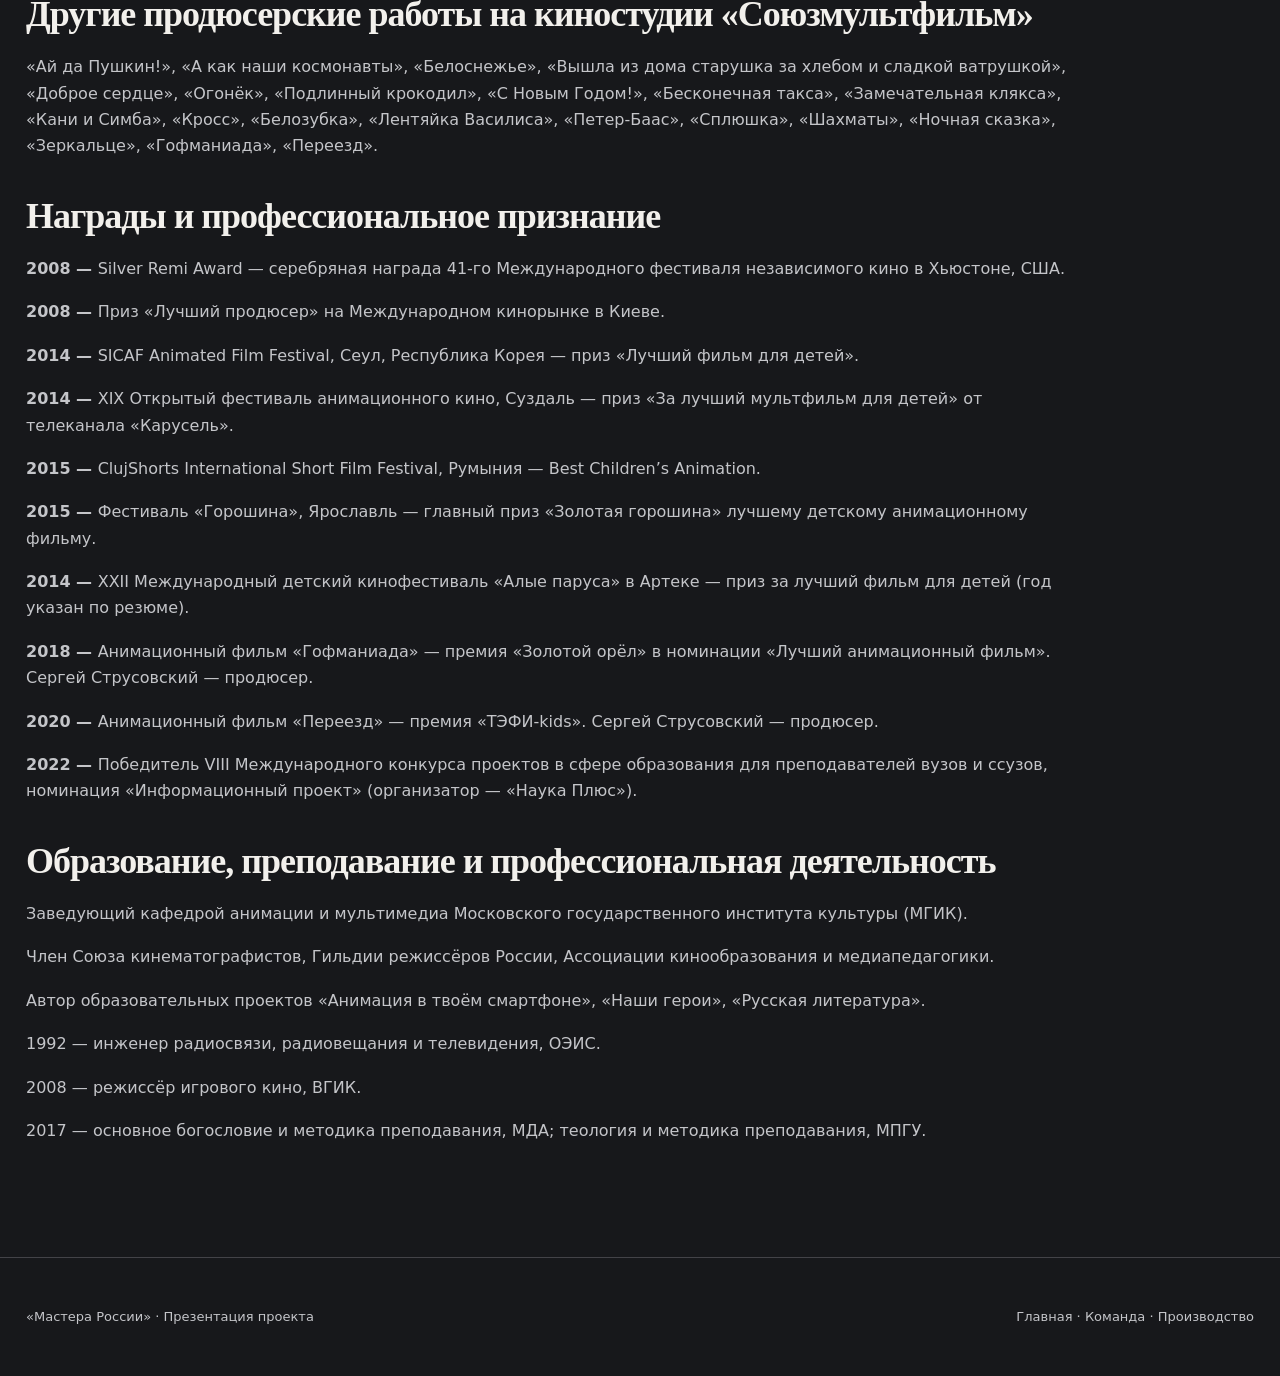
<file: strusovsky.html>
<!DOCTYPE html>
<html lang="ru"><head><meta charset="utf-8"/><meta content="width=device-width,initial-scale=1" name="viewport"/><meta content="#17181b" name="theme-color"/><meta content="Мастера России — многосезонный экранный проект о людях, командах и будущем России." name="description"/><title>Сергей Струсовский | Мастера России</title><link href="style.css" rel="stylesheet"/></head><body><header class="header"><div class="wrap header-inner"><a class="logo" href="index.html">МАСТЕРА РОССИИ<small>ЭКРАННЫЙ ПРОЕКТ</small></a><button aria-expanded="false" aria-label="Открыть меню" class="menu" type="button">☰ Меню</button><nav aria-label="Разделы сайта" class="navlinks"><a href="index.html#idea">Идея</a><a href="index.html#seasons">Сезоны</a><a href="index.html#team">Команда</a><a href="production.html">Опыт и производство</a><a href="index.html#collaboration">Сотрудничество</a><a href="index.html#contacts">Контакты</a></nav></div></header><main><section class="page-head"><div class="wrap"><a class="back" href="index.html#team">← Вернуться к команде</a><span class="eyebrow">Участники проекта / Профессиональный опыт</span><h1>Сергей Струсовский</h1></div></section><section class="section"><div class="wrap"><div class="biohero"><img alt="Сергей Струсовский" src="assets/strusovsky.webp"/><div><span class="eyebrow">Режиссёр · продюсер · сценарист · педагог</span><p class="lead">Режиссёр, продюсер, сценарист. Заведующий кафедрой анимации и мультимедиа Московского государственного института культуры. Член Союза кинематографистов, Гильдии режиссёров России и Ассоциации кинообразования и медиапедагогики.</p></div></div><div class="biobody"><h2>Фильмография и профессиональные роли</h2><p>Фильмы и сериалы перечислены по годам. У каждой работы указан формат, название и личная профессиональная роль Сергея Струсовского.</p><div class="credits"><article class="credit"><h3>Анимационный минисериал «Мал, да удал!»</h3><small>2025 · Режиссёр, продюсер, автор сценария</small><p>2 серии по 6,5 минуты: «Страшный секрет», «Футбол». Киностудия «Союзмультфильм».</p></article><article class="credit"><h3>Цикл образовательных фильмов «Русская литература»</h3><small>2025 · Продюсер, режиссёр</small><p>«Повесть о Петре и Февронии Муромских», 26 минут. Кинокомпания «Время кино».</p></article><article class="credit"><h3>Анимационный минисериал «Мал, да удал!»</h3><small>2022 · Режиссёр, продюсер, соавтор сценария</small><p>3 серии по 6,5 минуты: «После нас», «Вам письмо», «Важные дела». Киностудия «Союзмультфильм».</p></article><article class="credit"><h3>Цикл образовательных фильмов «Русская литература»</h3><small>2020 · Продюсер, режиссёр</small><p>«Слово о полку Игореве», «Преступление и наказание» Ф. М. Достоевского. 2 серии по 26 минут. Кинокомпания «Время кино».</p></article><article class="credit"><h3>Документальные фильмы «Гофманиада. Кадр за кадром» и «У прохожих на виду»</h3><small>2019 · Продюсер</small><p>Два фильма по 26 минут. Киностудия «Союзмультфильм».</p></article><article class="credit"><h3>Анимационный фильм «Переезд»</h3><small>2018 · Продюсер</small><p>6 минут. Киностудия «Союзмультфильм».</p></article><article class="credit"><h3>3D-анимационный сериал «Богатырята»</h3><small>2018 · Продюсер</small><p>10 серий по 11 минут, 110 минут. Киностудия «Союзмультфильм».</p></article><article class="credit"><h3>3D-анимационные экологические ролики «Богатырята ЗА!»</h3><small>2018 · Продюсер</small><p>2 ролика по 25 секунд. Киностудия «Союзмультфильм».</p></article><article class="credit"><h3>Полнометражный кукольный анимационный фильм «Гофманиада»</h3><small>2018 · Продюсер</small><p>72 минуты. Киностудия «Союзмультфильм».</p></article><article class="credit"><h3>Цикл образовательных фильмов «Русская литература»</h3><small>2015 · Продюсер, режиссёр</small><p>5 серий по 26 минут: «Капитанская дочка», «Шинель», «Гроза», «Идиот», «Чтение о Борисе и Глебе». Кинокомпания «Время кино».</p></article><article class="credit"><h3>Анимационный фильм «Привередливая мышка»</h3><small>2013 · Режиссёр, соавтор сценария</small><p>13 минут. Киностудия «Союзмультфильм».</p></article><article class="credit"><h3>Цикл документальных фильмов «Россия. Путь к победе»</h3><small>2013 · Продюсер</small><p>2 серии по 26 минут. Кинокомпания «Время кино».</p></article><article class="credit"><h3>Анимационный сериал «Сказки народов мира»</h3><small>2012 · Продюсер</small><p>6 фильмов по 5 минут. Кинокомпании «Валдай» и «Абсолют фильм».</p></article><article class="credit"><h3>Анимационный фильм «Дождь»</h3><small>2011 · Продюсер</small><p>13 минут. Кинокомпании «Валдай» и «Абсолют фильм».</p></article><article class="credit"><h3>Документальный фильм «Любовь из них больше»</h3><small>2011 · Продюсер</small><p>39 минут. Кинокомпания «Время кино».</p></article><article class="credit"><h3>Документальный фильм «Чёрная метка»</h3><small>2011 · Продюсер</small><p>39 минут. Кинокомпания «Время кино».</p></article><article class="credit"><h3>Анимационный фильм «Такая вот свадьба»</h3><small>2011 · Режиссёр, сценарист, продюсер</small><p>13 минут. Кинокомпания «Абсолют фильм».</p></article><article class="credit"><h3>Анимационный фильм «Колокольчик»</h3><small>2008 · Режиссёр, сценарист, продюсер</small><p>6,5 минуты. Кинокомпания «Абсолют фильм».</p></article><article class="credit"><h3>Художественный фильм «Блаженная»</h3><small>2008 · Режиссёр, соавтор сценария, продюсер</small><p>92 минуты. Кинокомпания «Абсолют фильм».</p></article></div><h2>Другие продюсерские работы на киностудии «Союзмультфильм»</h2><p>«Ай да Пушкин!», «А как наши космонавты», «Белоснежье», «Вышла из дома старушка за хлебом и сладкой ватрушкой», «Доброе сердце», «Огонёк», «Подлинный крокодил», «С Новым Годом!», «Бесконечная такса», «Замечательная клякса», «Кани и Симба», «Кросс», «Белозубка», «Лентяйка Василиса», «Петер-Баас», «Сплюшка», «Шахматы», «Ночная сказка», «Зеркальце», «Гофманиада», «Переезд».</p><h2>Награды и профессиональное признание</h2><p><strong>2008 — </strong>Silver Remi Award — серебряная награда 41-го Международного фестиваля независимого кино в Хьюстоне, США.</p><p><strong>2008 — </strong>Приз «Лучший продюсер» на Международном кинорынке в Киеве.</p><p><strong>2014 — </strong>SICAF Animated Film Festival, Сеул, Республика Корея — приз «Лучший фильм для детей».</p><p><strong>2014 — </strong>XIX Открытый фестиваль анимационного кино, Суздаль — приз «За лучший мультфильм для детей» от телеканала «Карусель».</p><p><strong>2015 — </strong>ClujShorts International Short Film Festival, Румыния — Best Children’s Animation.</p><p><strong>2015 — </strong>Фестиваль «Горошина», Ярославль — главный приз «Золотая горошина» лучшему детскому анимационному фильму.</p><p><strong>2014 — </strong>XXII Международный детский кинофестиваль «Алые паруса» в Артеке — приз за лучший фильм для детей (год указан по резюме).</p><p><strong>2018 — </strong>Анимационный фильм «Гофманиада» — премия «Золотой орёл» в номинации «Лучший анимационный фильм». Сергей Струсовский — продюсер.</p><p><strong>2020 — </strong>Анимационный фильм «Переезд» — премия «ТЭФИ-kids». Сергей Струсовский — продюсер.</p><p><strong>2022 — </strong>Победитель VIII Международного конкурса проектов в сфере образования для преподавателей вузов и ссузов, номинация «Информационный проект» (организатор — «Наука Плюс»).</p><h2>Образование, преподавание и профессиональная деятельность</h2><p>Заведующий кафедрой анимации и мультимедиа Московского государственного института культуры (МГИК).</p><p>Член Союза кинематографистов, Гильдии режиссёров России, Ассоциации кинообразования и медиапедагогики.</p><p>Автор образовательных проектов «Анимация в твоём смартфоне», «Наши герои», «Русская литература».</p><p>1992 — инженер радиосвязи, радиовещания и телевидения, ОЭИС.</p><p>2008 — режиссёр игрового кино, ВГИК.</p><p>2017 — основное богословие и методика преподавания, МДА; теология и методика преподавания, МПГУ.</p></div></div></section></main><footer class="footer"><div class="wrap"><span>«Мастера России» · Презентация проекта</span><span><a href="index.html">Главная</a> · <a href="index.html#team">Команда</a> · <a href="production.html">Производство</a></span></div></footer><script src="script.js"></script></body></html>
</file>
<file: style.css>
:root{--bg:#17181b;--deep:#101114;--card:#222428;--line:#434348;--text:#f2f0ec;--muted:#c4c5c9;--bronze:#c6a47c;--silver:#c9cdd2;--max:1240px}*{box-sizing:border-box}html{scroll-behavior:smooth}body{margin:0;background:var(--bg);color:var(--text);font:16px/1.65 system-ui,-apple-system,"Segoe UI",Arial,sans-serif}a{color:inherit;text-decoration:none}button{font:inherit}img{display:block;max-width:100%}.wrap{width:min(var(--max),calc(100% - 52px));margin-inline:auto}p{margin:0 0 17px;color:var(--muted)}h1,h2,h3{margin:0;font-weight:650}h1,h2,.name,.display{font-family:Georgia,"Times New Roman",serif}h2{font-size:clamp(34px,5vw,62px);line-height:1.09;letter-spacing:-.028em;margin:10px 0 22px}.eyebrow{color:var(--bronze);font-weight:750;letter-spacing:.18em;text-transform:uppercase;font-size:12px}.header{position:sticky;top:0;z-index:30;background:#17181bf2;backdrop-filter:blur(15px);border-bottom:1px solid #ffffff22}.header-inner{display:flex;align-items:center;justify-content:space-between;min-height:79px;gap:22px}.logo{font:750 22px/1.1 Georgia,serif;letter-spacing:.035em}.logo small{display:block;font:600 10px/1.4 system-ui,sans-serif;letter-spacing:.19em;color:var(--bronze);margin-top:7px}.navlinks{display:flex;gap:24px;align-items:center;font-size:13px}.navlinks a:hover,.textlink:hover{color:var(--bronze)}.menu{display:none;background:transparent;border:1px solid #777;color:#fff;padding:9px 14px;border-radius:5px}.hero{min-height:700px;display:grid;align-items:center;position:relative;background:linear-gradient(90deg,rgba(14,15,18,.96) 0%,rgba(14,15,18,.85) 51%,rgba(14,15,18,.55)),url('assets/cover.webp') center 41%/cover}.hero-content{padding:110px 0 120px;max-width:900px}.hero h1{font-size:clamp(65px,10vw,146px);line-height:.91;letter-spacing:-.055em;margin:25px 0 36px}.motto{font:500 clamp(27px,4vw,49px)/1.18 Georgia,serif;max-width:900px}.hero-sub{max-width:780px;margin-top:24px;font-size:18px}.buttons{display:flex;gap:12px;flex-wrap:wrap;margin-top:29px}.btn{display:inline-flex;align-items:center;justify-content:center;padding:13px 23px;border:1px solid var(--bronze);border-radius:4px;background:var(--bronze);color:#151516;font-weight:750;font-size:14px}.btn.ghost{background:transparent;color:var(--text)}.btn:hover{filter:brightness(1.12)}.section{padding:96px 0;border-top:1px solid #ffffff12}.section.dark{background:var(--deep)}.intro{max-width:880px;font-size:clamp(18px,2vw,23px);line-height:1.62}.three{display:grid;grid-template-columns:repeat(3,minmax(0,1fr));gap:20px;margin-top:38px}.panel{padding:27px;background:var(--card);border:1px solid var(--line);border-radius:8px}.panel h3{font-size:22px;margin-bottom:12px;line-height:1.25}.panel .n{font:24px Georgia,serif;color:var(--bronze);margin-bottom:18px}.section-top{max-width:850px;margin-bottom:32px}.linkline{margin-top:23px}.textlink{color:var(--bronze);font-weight:700}.idea-layout{display:grid;grid-template-columns:1.15fr .85fr;gap:60px;align-items:center}.concept-visual{max-width:430px;margin-inline:auto}.concept-visual img{width:100%;height:auto;border:1px solid #555;border-radius:8px}.caption{font-size:12px;color:#aeb1b6;margin-top:10px}.team{display:grid;grid-template-columns:repeat(3,minmax(0,1fr));gap:22px}.member{background:var(--card);border:1px solid var(--line);border-radius:9px;overflow:hidden;display:flex;flex-direction:column}.member picture img,.member>img{width:100%;height:auto;aspect-ratio:3/4;object-fit:contain;background:#292b30}.member-body{padding:23px;display:flex;flex-direction:column;flex:1}.member .name{font-size:27px;line-height:1.1;margin:7px 0 12px}.member .role{font-size:12px;font-weight:750;letter-spacing:.05em;text-transform:uppercase;color:var(--bronze)}.member p{font-size:14px;flex:1}.member a{color:var(--bronze);font-weight:750;margin-top:9px}.avatar-empty{aspect-ratio:3/4;background:radial-gradient(ellipse at 50% 23%,#424449,#24262a 65%);display:flex;justify-content:center;align-items:center;color:#c1c1c3;font:italic 60px Georgia,serif}.experience{display:grid;grid-template-columns:1fr 1fr;gap:22px}.detail{padding:26px;background:#222428;border:1px solid var(--line);border-radius:8px}.detail h3{margin:0 0 12px;font-size:23px}.collab{border-left:3px solid var(--bronze);padding-left:25px;font-size:22px;max-width:810px}.footer{padding:48px 0;border-top:1px solid var(--line);color:var(--muted);font-size:13px}.footer .wrap{display:flex;justify-content:space-between;gap:20px;flex-wrap:wrap}.page-head{background:linear-gradient(120deg,#2a2b30,#151619);padding:77px 0 70px}.page-head h1{font-size:clamp(46px,7vw,85px);line-height:1.03;margin:15px 0}.back{font-weight:700;color:var(--bronze);font-size:14px;display:inline-block;margin-bottom:27px}.biohero{display:grid;grid-template-columns:330px 1fr;gap:52px;align-items:center}.biohero img{width:100%;height:auto;border:1px solid var(--line);border-radius:7px}.biohero .lead{font-size:20px;max-width:800px}.biobody{max-width:1050px}.biobody h2{font-size:36px;margin:37px 0 20px}.biobody li{color:var(--muted);margin:8px 0}.biobody ul{padding-left:22px}.credits{display:grid;grid-template-columns:1fr 1fr;gap:20px}.credit{padding:23px;border:1px solid var(--line);border-radius:8px;background:#232529}.credit h3{font-size:19px;margin:0 0 7px}.credit small{color:var(--bronze);font-weight:650}.credit p{font-size:14px;margin:10px 0 0}.wide-slide{display:block;width:min(560px,100%);height:auto;margin:32px auto;border-radius:7px;border:1px solid #4b4c50}.production-placeholder{border:1px dashed #8c795f;background:#242326;padding:36px;border-radius:8px;margin-top:25px}.production-placeholder h3{margin-bottom:10px}.rail{display:flex;gap:20px;overflow-x:auto;scroll-snap-type:x mandatory;padding-bottom:15px}.rail a{flex:0 0 min(320px,75vw);scroll-snap-align:start}.rail img{height:auto;width:100%;border-radius:6px;border:1px solid #555}.rail span{display:block;font-size:13px;color:var(--muted);margin-top:8px}table{border-collapse:collapse;width:100%}td,th{text-align:left;border-bottom:1px solid var(--line);padding:17px 8px;vertical-align:top}th{color:var(--bronze)}td{color:var(--muted)}@media(max-width:950px){.team{grid-template-columns:repeat(2,minmax(0,1fr))}.idea-layout,.biohero{grid-template-columns:1fr}.biohero img{max-width:350px}.three{grid-template-columns:1fr}.hero{min-height:630px}}@media(max-width:720px){.wrap{width:calc(100% - 34px)}.header-inner{min-height:72px}.logo{font-size:18px}.menu{display:block}.navlinks{display:none;position:absolute;top:72px;left:0;right:0;padding:22px;background:#202124;flex-direction:column;align-items:stretch;border-bottom:1px solid var(--line)}.navlinks.open{display:flex}.section{padding:60px 0}.hero{min-height:620px;background-position:center}.hero-content{padding:85px 0}.hero h1{font-size:clamp(52px,15vw,78px)}.motto{font-size:clamp(25px,6.5vw,38px)}.team,.experience,.credits{grid-template-columns:1fr}.team{max-width:500px;margin:auto}.member-body{padding:21px}.page-head{padding:52px 0}.biohero{gap:24px}.collab{font-size:19px}}@media(prefers-reduced-motion:reduce){html{scroll-behavior:auto}}

/* Antonov profile editorial layout */
.feature-films{display:grid;grid-template-columns:repeat(3,minmax(0,1fr));gap:18px;margin:25px 0 55px}.feature-film{min-width:0;background:#23262b;border:1px solid #515057;border-radius:12px;overflow:hidden}.film-cover{width:100%;aspect-ratio:3/2;object-fit:contain;background:#14161a;display:block}.film-cover-text{padding:18px;background:linear-gradient(135deg,#384957,#12151b 74%);display:flex;flex-direction:column;justify-content:space-between;gap:14px;color:#eee3cc}.film-cover-text.alternate{background:linear-gradient(125deg,#31495d,#191e30 70%)}.film-cover-text span{font-size:12px;color:#ccad7f}.film-cover-text strong{font:600 clamp(19px,2vw,25px)/1.12 Georgia,serif}.film-copy{padding:18px}.film-copy h3{font-size:20px}.film-copy p{font-size:14px}.career,.filmography,.awards{max-width:930px}.career p,.filmography p,.awards p{border-bottom:1px solid #5555;padding:11px 0;margin:0}.filmography b,.career b,.awards b{color:#c9a673}.bio-note{font-size:13px;max-width:850px;margin-top:35px;color:#b8b8b8}@media(max-width:760px){.feature-films{grid-template-columns:1fr;max-width:500px}.film-cover{aspect-ratio:16/9}}

/* Investment presentation */
.investment-grid{display:grid;grid-template-columns:1.05fr .95fr;gap:22px;margin:32px 0}.investment-highlight{padding:33px;border:1px solid #9e7f59;background:linear-gradient(125deg,#302b27,#1d1e21);border-radius:10px}.investment-amount{font:600 clamp(42px,5vw,70px)/1.05 Georgia,serif;color:#e0c7a4;margin:16px 0}.investment-highlights{display:grid;gap:13px}.investment-highlights>div{border:1px solid #585451;background:#232427;border-radius:9px;padding:20px 24px;display:flex;flex-direction:column;gap:7px}.investment-highlights strong{font-size:24px;color:#e8d0ad}.investment-highlights span{color:#c2bfc0;font-size:14px}@media(max-width:720px){.investment-grid{grid-template-columns:1fr}.investment-highlight{padding:24px}}

.contact-direct{margin-top:32px;padding-top:25px;border-top:1px solid #ffffff28}.contact-person{font-size:17px;line-height:1.8;margin-bottom:18px}.contact-person strong{font-size:22px;color:#f4f1eb}
</file>
